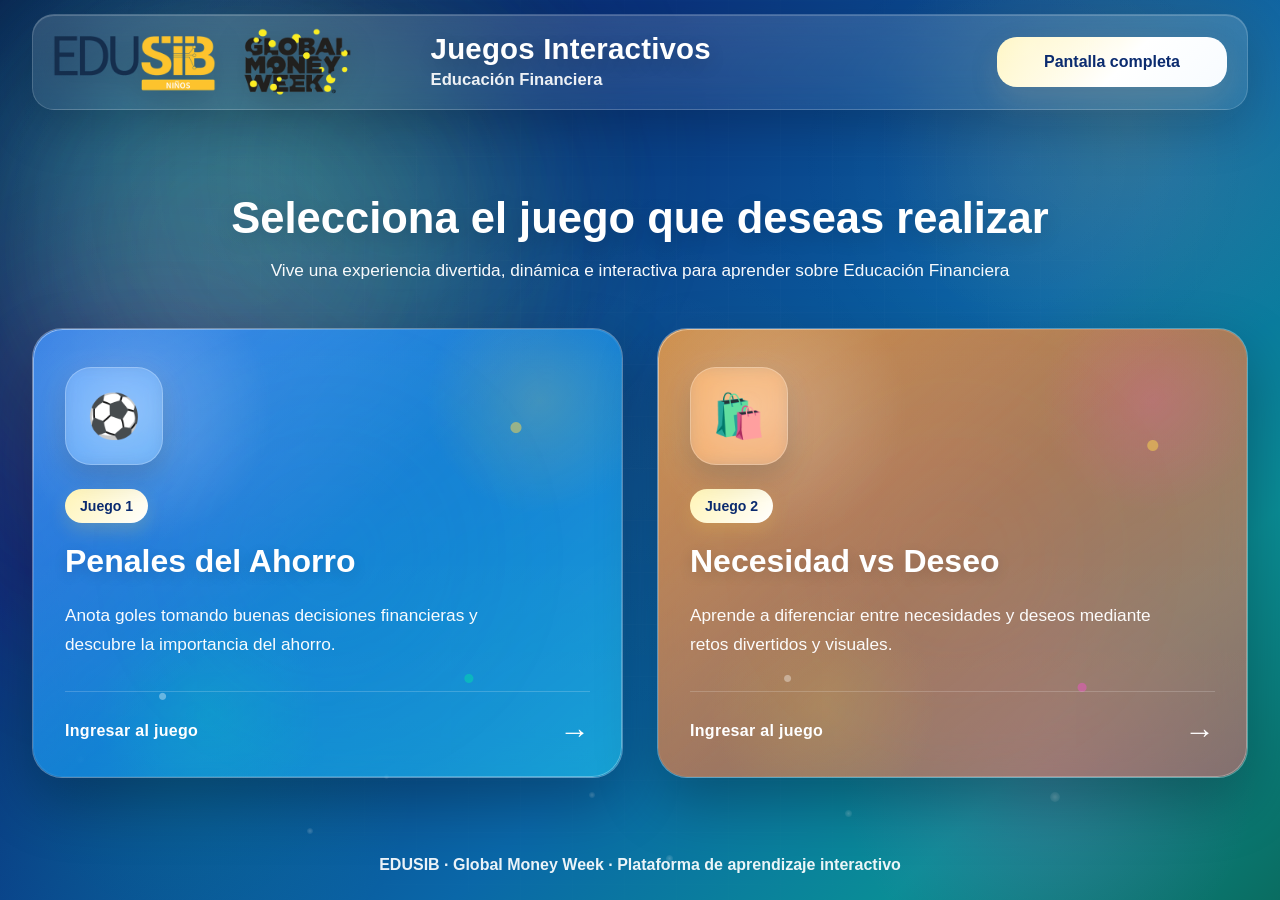
<file: index.html>
<!DOCTYPE html>
<html lang="es">
<head>
  <meta charset="UTF-8" />
  <meta name="viewport" content="width=device-width, initial-scale=1.0" />
  <title>Juegos Interactivos EDUSIB</title>
  <link rel="stylesheet" href="style.css" />
</head>
<body>

  <div class="bg-base"></div>
  <div class="bg-overlay"></div>
  <div class="bg-noise"></div>

  <div class="bg-glow glow-1"></div>
  <div class="bg-glow glow-2"></div>
  <div class="bg-glow glow-3"></div>
  <div class="bg-glow glow-4"></div>

  <div class="floating-particles" aria-hidden="true">
    <span class="particle p1"></span>
    <span class="particle p2"></span>
    <span class="particle p3"></span>
    <span class="particle p4"></span>
    <span class="particle p5"></span>
    <span class="particle p6"></span>
    <span class="particle p7"></span>
    <span class="particle p8"></span>
    <span class="particle p9"></span>
    <span class="particle p10"></span>
    <span class="particle p11"></span>
    <span class="particle p12"></span>
  </div>

  <header class="topbar reveal reveal-down">

    <div class="brand brand-with-logos">
      <img src="assets/edusib.png" alt="Logo EDUSIB" class="header-logo" />
      <img src="assets/global.png" alt="Logo Global Money Week" class="header-logo" />

      <div class="brand-text">
        <h1>Juegos Interactivos</h1>
        <p>Educación Financiera</p>
      </div>
    </div>

    <div class="topbar-right">

      <button id="fullscreenBtn" class="fullscreen-btn pulse-ring" type="button">
        <span class="btn-glow"></span>
        <span class="btn-text">Pantalla completa</span>
      </button>

    </div>

  </header>

  <main class="main-content">

    <section class="hero">

      <h2 class="reveal reveal-up delay-2">
        Selecciona el juego que deseas realizar
      </h2>

      <p class="reveal reveal-up delay-3">
        Vive una experiencia divertida, dinámica e interactiva para aprender
        sobre Educación Financiera
      </p>

    </section>

    <section class="games-grid">

      <a href="penales-del-ahorro/index.html" class="game-card game-card-penales reveal reveal-up delay-4">

        <div class="card-ambient-glow"></div>
        <div class="card-border-light"></div>
        <div class="card-shine"></div>
        <div class="card-scan"></div>
        <div class="card-confetti confetti-1"></div>

        <div class="card-content">

          <div class="game-icon-wrap">
            <div class="game-icon">⚽</div>
          </div>

          <div class="game-label">Juego 1</div>

          <h3>Penales del Ahorro</h3>

          <p>
            Anota goles tomando buenas decisiones financieras y descubre la
            importancia del ahorro.
          </p>

          <div class="card-footer">
            <span class="play-text">Ingresar al juego</span>
            <span class="arrow">→</span>
          </div>

        </div>

      </a>

      <a href="necesidad-vs-deseo/index.html" class="game-card game-card-deseo reveal reveal-up delay-5">

        <div class="card-ambient-glow"></div>
        <div class="card-border-light"></div>
        <div class="card-shine"></div>
        <div class="card-scan"></div>
        <div class="card-confetti confetti-2"></div>

        <div class="card-content">

          <div class="game-icon-wrap">
            <div class="game-icon">🛍️</div>
          </div>

          <div class="game-label">Juego 2</div>

          <h3>Necesidad vs Deseo</h3>

          <p>
            Aprende a diferenciar entre necesidades y deseos mediante retos
            divertidos y visuales.
          </p>

          <div class="card-footer">
            <span class="play-text">Ingresar al juego</span>
            <span class="arrow">→</span>
          </div>

        </div>

      </a>

    </section>

    <div id="attractHint" class="attract-hint" aria-hidden="true">
      <span class="attract-dot"></span>
      Toca un juego para comenzar
    </div>

  </main>

  <footer class="footer reveal reveal-up delay-5">
    <p>EDUSIB · Global Money Week · Plataforma de aprendizaje interactivo</p>
  </footer>

  <script src="script.js"></script>

</body>
</html>
</file>
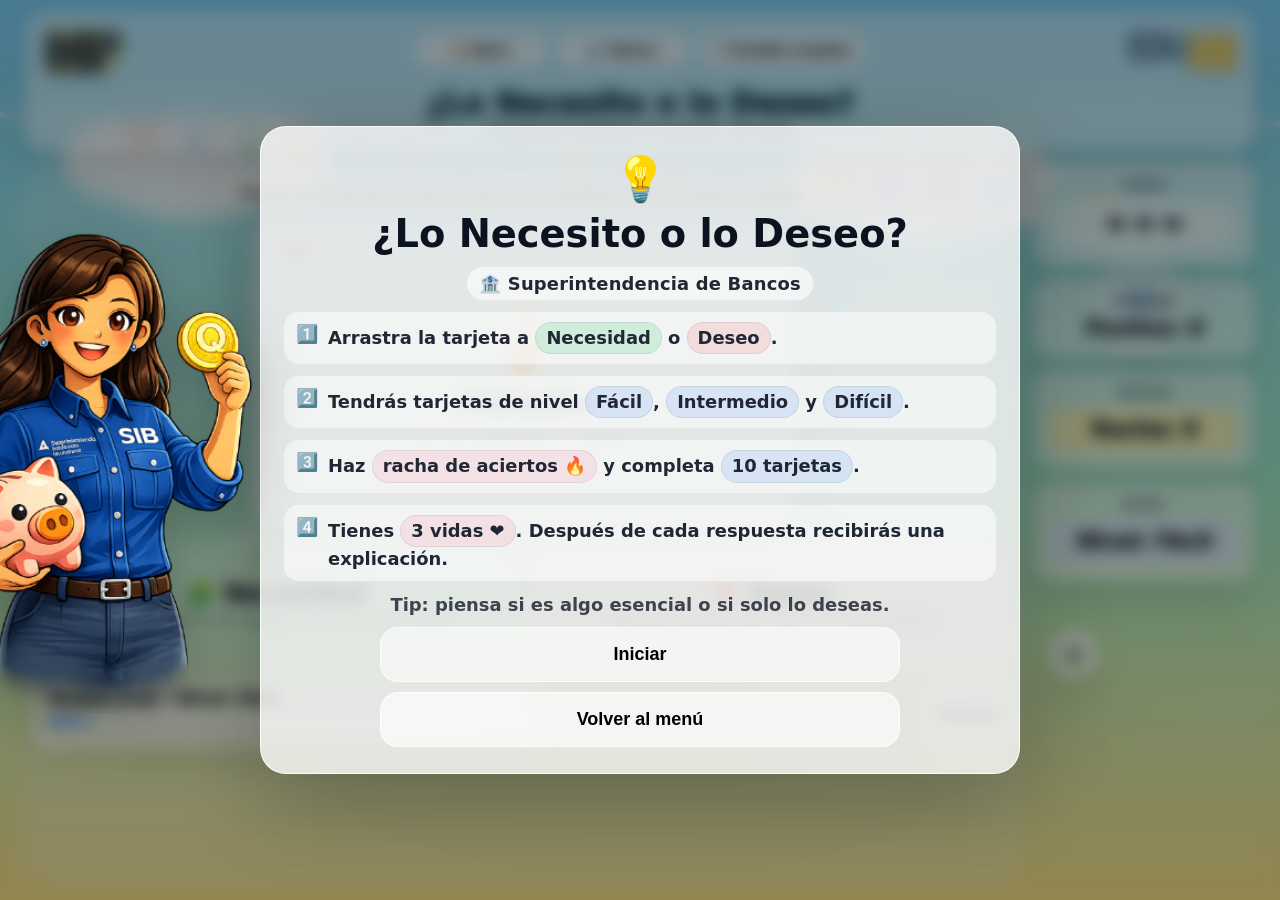
<file: necesidad-vs-deseo/index.html>
<!doctype html>
<html lang="es">
<head>
  <meta charset="utf-8" />
  <meta name="viewport" content="width=device-width, initial-scale=1, viewport-fit=cover" />
  <title>Necesidad vs Deseo</title>

  <link rel="stylesheet" href="styles.css" />
  <script src="app.js" defer></script>
</head>

<body>
  <div class="bg-fair" aria-hidden="true">
    <svg class="sky" viewBox="0 0 1200 700" preserveAspectRatio="none">
      <defs>
        <linearGradient id="skyGrad" x1="0" x2="0" y1="0" y2="1">
          <stop offset="0" stop-color="#7DD3FC"/>
          <stop offset="0.55" stop-color="#A7F3D0"/>
          <stop offset="1" stop-color="#FDE68A"/>
        </linearGradient>
      </defs>
      <rect width="1200" height="700" fill="url(#skyGrad)"/>
      <g class="cloud c1" opacity="0.85">
        <ellipse cx="180" cy="130" rx="90" ry="40" fill="#fff"/>
        <ellipse cx="240" cy="125" rx="70" ry="35" fill="#fff"/>
        <ellipse cx="120" cy="125" rx="60" ry="32" fill="#fff"/>
      </g>
      <g class="cloud c2" opacity="0.8">
        <ellipse cx="860" cy="150" rx="95" ry="42" fill="#fff"/>
        <ellipse cx="925" cy="145" rx="70" ry="35" fill="#fff"/>
        <ellipse cx="790" cy="145" rx="60" ry="32" fill="#fff"/>
      </g>
    </svg>

    <svg class="flags" viewBox="0 0 1200 220" preserveAspectRatio="none">
      <path d="M0,70 C260,110 420,20 650,75 C880,130 980,40 1200,80"
            fill="none" stroke="rgba(255,255,255,0.85)" stroke-width="6" stroke-linecap="round"/>
      <g class="flag-row">
        <path d="M120,78 l28,0 l-14,32 z" fill="#FB7185"/>
        <path d="M170,82 l28,0 l-14,32 z" fill="#60A5FA"/>
        <path d="M220,86 l28,0 l-14,32 z" fill="#34D399"/>
        <path d="M270,90 l28,0 l-14,32 z" fill="#FBBF24"/>
        <path d="M320,94 l28,0 l-14,32 z" fill="#A78BFA"/>
        <path d="M370,98 l28,0 l-14,32 z" fill="#FB7185"/>
        <path d="M420,102 l28,0 l-14,32 z" fill="#60A5FA"/>
        <path d="M470,106 l28,0 l-14,32 z" fill="#34D399"/>
        <path d="M520,110 l28,0 l-14,32 z" fill="#FBBF24"/>
        <path d="M570,114 l28,0 l-14,32 z" fill="#A78BFA"/>
        <path d="M620,118 l28,0 l-14,32 z" fill="#FB7185"/>
        <path d="M670,122 l28,0 l-14,32 z" fill="#60A5FA"/>
        <path d="M720,126 l28,0 l-14,32 z" fill="#34D399"/>
        <path d="M770,130 l28,0 l-14,32 z" fill="#FBBF24"/>
        <path d="M820,134 l28,0 l-14,32 z" fill="#A78BFA"/>
        <path d="M870,138 l28,0 l-14,32 z" fill="#FB7185"/>
        <path d="M920,142 l28,0 l-14,32 z" fill="#60A5FA"/>
        <path d="M970,146 l28,0 l-14,32 z" fill="#34D399"/>
        <path d="M1020,150 l28,0 l-14,32 z" fill="#FBBF24"/>
      </g>
    </svg>

    <div class="balloon b1"><span>💛</span></div>
    <div class="balloon b2"><span>💙</span></div>
    <div class="balloon b3"><span>💚</span></div>

    <div class="coin k1">Q</div>
    <div class="coin k2">$</div>
    <div class="coin k3">Q</div>

    <div class="ground"></div>
  </div>

  <div class="game-shell">
    <header class="top-header">
      <div class="control-bar">
        <div class="brand-left">
          <img src="assets/Global.png" alt="Global Money Week" class="logo logo-gmw">
        </div>

        <div class="control-buttons">
          <button id="menuBtn" class="pill action-btn" type="button">🏠 Menú</button>
          <button id="muteBtn" class="pill action-btn" type="button">🔊 Música</button>
          <button id="fullscreenBtn" class="pill action-btn" type="button">⛶ Pantalla completa</button>
        </div>

        <div class="brand-right">
          <img src="assets/edusib.png" class="logo logo-edusib" alt="EDUSIB">
        </div>
      </div>

      <div class="title-block">
        <div class="title-main">¿Lo Necesito o lo Deseo?</div>
        <div class="title-sub">Arrastra la tarjeta a la opción correcta</div>
      </div>
    </header>

    <main class="play-layout">
      <section class="play-main">
        <div class="stage">
          <div class="hint">
            Piensa si el artículo es esencial para vivir, estudiar, cuidar la salud o trabajar.
          </div>

          <div class="card" id="card" aria-label="Tarjeta">
            <div class="difficulty-chip" id="difficultyChip">Fácil</div>
            <div class="emoji" id="emoji">🍦</div>
            <div class="title" id="title">Helado</div>
            <div class="subtitle" id="subtitle">¿Es una necesidad o un deseo?</div>
          </div>

          <div class="zones">
            <div class="zone" id="need" data-choice="need">
              <strong>Necesidad</strong>
              <span>Algo esencial para vivir, estudiar, trabajar o cuidar la salud.</span>
            </div>

            <div class="zone" id="want" data-choice="want">
              <strong>Deseo</strong>
              <span>Algo que te gustaría tener, pero no es indispensable.</span>
            </div>
          </div>

          <div class="bottom-panel">
            <div class="progress-bottom" aria-label="Progreso de la ronda">
              <div class="progress-text" id="roundText">Tarjeta 1/10 • Nivel: Fácil</div>
              <div class="progress-bar">
                <div class="progress-fill" id="progressFill"></div>
              </div>
            </div>

            <div class="bar">
              <div class="msg" id="msg"></div>

              <div class="bar-actions">
                <button id="resetBtn" type="button">Reiniciar</button>
              </div>
            </div>
          </div>
        </div>
      </section>

      <aside class="game-status-panel">
        <div class="status-card status-lives">
          <div class="status-label">Vidas</div>
          <div class="lives" id="lives" aria-label="Vidas">
            <span class="heart on" aria-hidden="true">❤️</span>
            <span class="heart on" aria-hidden="true">❤️</span>
            <span class="heart on" aria-hidden="true">❤️</span>
          </div>
        </div>

        <div class="status-card">
          <div class="status-label">Puntaje</div>
          <div class="status-value" id="scorePill">Puntos: 0</div>
        </div>

        <div class="status-card streak-card">
          <div class="status-label">Racha</div>
          <div class="status-value" id="streakPill">Racha: 0</div>
        </div>

        <div class="status-card level-card">
          <div class="status-label">Nivel</div>
          <div class="status-value" id="levelPill">Nivel: Fácil</div>
        </div>
      </aside>
    </main>
  </div>

  <canvas id="confetti" aria-hidden="true"></canvas>

  <div class="overlay" id="winScreen" aria-hidden="true">
    <div class="win-card">
      <img
        src="assets/avatarnina.png"
        alt="Avatar guía"
        class="intro-avatar"
      />

      <div class="win-emoji">🎉</div>
      <div class="win-title">¡Felicidades!</div>
      <div class="win-subtitle">¡Misión completa!</div>
      <div class="win-score" id="winScore">Puntos: 0/10</div>

      <div class="overlay-actions">
        <button id="playAgainBtn" type="button">Jugar otra vez</button>
        <button id="menuBtnOverlay" type="button" class="secondary-btn">Volver al menú</button>
      </div>
    </div>
  </div>

  <audio id="bgMusic" loop preload="auto">
    <source src="assets/music.mp3" type="audio/mpeg">
  </audio>
</body>
</html>
</file>
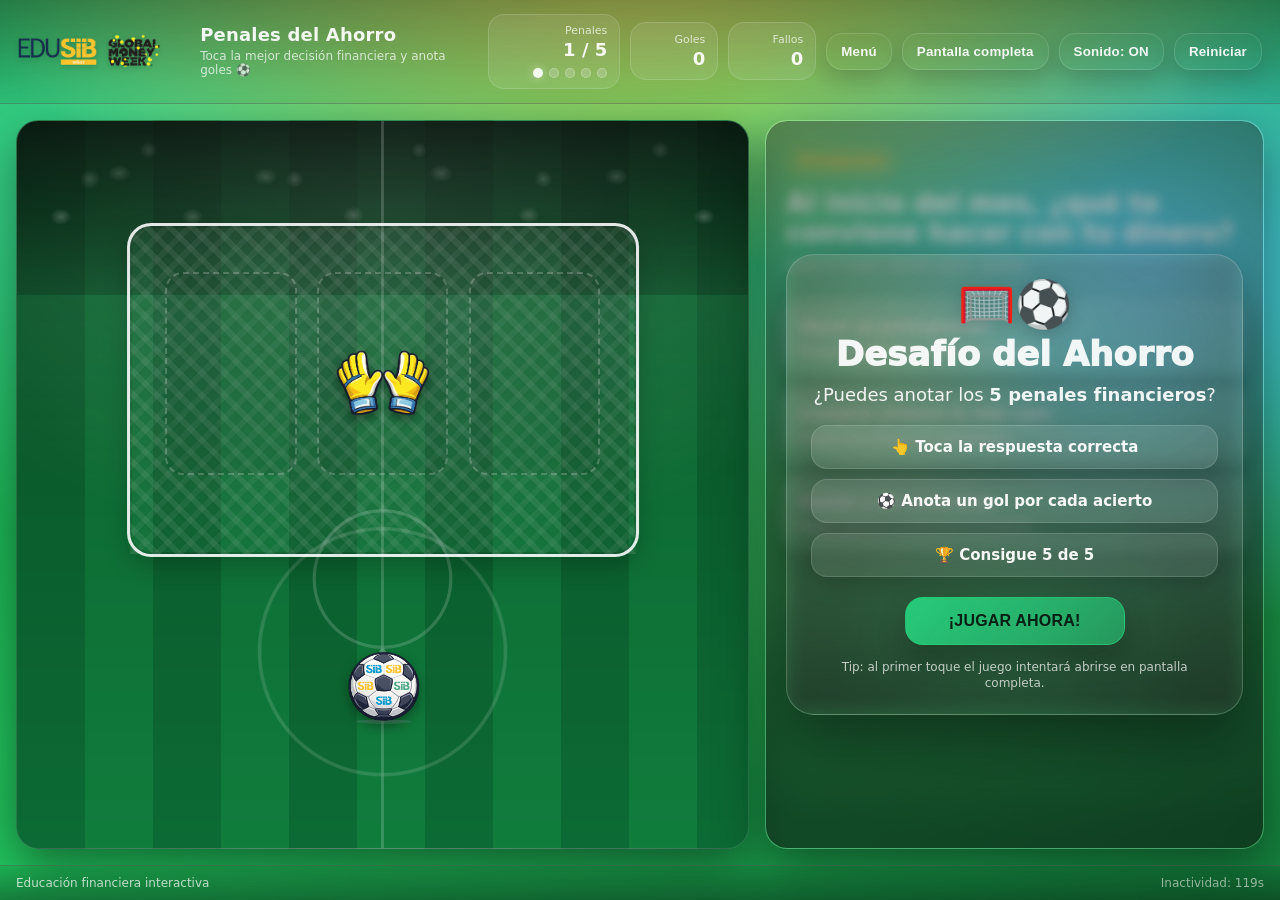
<file: penales-del-ahorro/index.html>
<!doctype html>
<html lang="es">
<head>
  <meta charset="utf-8" />
  <meta name="viewport" content="width=device-width,initial-scale=1,maximum-scale=1,user-scalable=no" />
  <title>Penales del Ahorro</title>
  <link rel="stylesheet" href="styles.css" />
</head>

<body>
  <div class="app" id="app">
    <header class="topbar">
      <div class="brand">
        <div class="header-logos">
          <img src="assets/edusib.png" alt="EDUSIB" />
          <img src="assets/moneyweek.png" alt="Global Money Week" />
        </div>

        <div class="brandText">
          <div class="brandTitle">Penales del Ahorro</div>
          <div class="brandSub">Toca la mejor decisión financiera y anota goles ⚽</div>
        </div>
      </div>

      <div class="hud">
        <div class="hudItem hudShots">
          <div class="hudLabel">Penales</div>
          <div class="hudValue" id="hudShot">1 / 5</div>

          <div class="penaltyBar" id="penaltyBar">
            <div class="penaltyDot"></div>
            <div class="penaltyDot"></div>
            <div class="penaltyDot"></div>
            <div class="penaltyDot"></div>
            <div class="penaltyDot"></div>
          </div>
        </div>

        <div class="hudItem">
          <div class="hudLabel">Goles</div>
          <div class="hudValue" id="hudGoals">0</div>
        </div>

        <div class="hudItem">
          <div class="hudLabel">Fallos</div>
          <div class="hudValue" id="hudMiss">0</div>
        </div>

        <button class="btn ghost" id="btnMenu" type="button">Menú</button>
        <button class="btn ghost" id="btnFullscreen" type="button">Pantalla completa</button>
        <button class="btn ghost" id="btnAudio" type="button">Sonido: ON</button>
        <button class="btn ghost" id="btnRestart" type="button">Reiniciar</button>
      </div>
    </header>

    <main class="stage">
      <div class="stadiumGlow"></div>

      <section class="field">
        <div class="goal" id="goal">
          <div class="net"></div>

          <img src="assets/guantes.png" class="keeper" id="keeper" alt="" />

          <div class="target left" data-target="left"></div>
          <div class="target center" data-target="center"></div>
          <div class="target right" data-target="right"></div>
        </div>

        <img src="assets/balon.png" class="ball" id="ball" alt="" />

        <div class="crowd" id="crowd">
          <div class="wave"></div>
        </div>
      </section>

      <section class="panel" id="panel">
        <div class="questionWrap">
          <div class="badge" id="topicBadge">Ahorro</div>

          <h1 class="question" id="questionText">Cargando…</h1>

          <p class="hint" id="hintText">
            Elige la mejor opción para “anotar”.
          </p>
        </div>

        <div class="choices" id="choices"></div>

        <div class="feedback" id="feedback">
          <div class="feedbackTitle" id="feedbackTitle"></div>
          <div class="feedbackBody" id="feedbackBody"></div>

          <div class="feedbackActions">
            <button class="btn" id="btnNext" type="button">Siguiente penal</button>
            <button class="btn ghost" id="btnMenuFeedback" type="button">Volver al menú</button>
          </div>
        </div>

        <div class="startOverlay" id="startOverlay">
          <div class="startCard startCardGame">
            <div class="startHeroIcon">🥅⚽</div>

            <div class="startTitle">Desafío del Ahorro</div>

            <div class="startSubtitle">
              ¿Puedes anotar los <b>5 penales financieros</b>?
            </div>

            <div class="startSteps">
              <div class="startStep">👆 Toca la respuesta correcta</div>
              <div class="startStep">⚽ Anota un gol por cada acierto</div>
              <div class="startStep">🏆 Consigue 5 de 5</div>
            </div>

            <button class="btn primary big startPlayBtn" id="btnStart" type="button">
              ¡JUGAR AHORA!
            </button>

            <div class="startBottomNote">
              Tip: al primer toque el juego intentará abrirse en pantalla completa.
            </div>
          </div>
        </div>

        <div class="endOverlay hidden" id="endOverlay">
          <div class="endCard" id="endCard">
            <div class="endIcon" id="endIcon">🏁</div>
            <div class="endTitle" id="endTitle">¡Final!</div>
            <div class="endScore" id="endScore">0 / 5</div>
            <div class="endLevel" id="endLevel">—</div>
            <div class="endMessage" id="endMessage"></div>
            <div class="endTips" id="endTips"></div>

            <div class="endActions">
              <button class="btn primary big" id="btnPlayAgain" type="button">Jugar de nuevo</button>
              <button class="btn ghost big" id="btnMenuEnd" type="button">Volver al menú</button>
            </div>
          </div>
        </div>
      </section>
    </main>

    <div class="stadiumOverlay" id="stadiumOverlay">
      <div class="stadiumText goal" id="stadiumText">GOOOL</div>
    </div>

    <canvas id="confettiCanvas"></canvas>

    <footer class="footer">
      <div class="footerText">Educación financiera interactiva</div>
      <div class="footerTiny" id="idleInfo"></div>
    </footer>
  </div>

  <audio id="stadiumAudio" src="assets/estadio.mp3" preload="auto"></audio>
  <script src="app.js"></script>
</body>
</html>
</file>
<file: style.css>
:root {
  --text-main: #ffffff;
  --text-soft: #eef6ff;
  --text-muted: rgba(255, 255, 255, 0.85);

  --card-bg: rgba(255, 255, 255, 0.14);
  --card-bg-strong: rgba(255, 255, 255, 0.18);
  --card-border: rgba(255, 255, 255, 0.22);
  --card-border-strong: rgba(255, 255, 255, 0.35);

  --shadow-main: 0 24px 60px rgba(0, 0, 0, 0.28);
  --shadow-card-hover: 0 34px 80px rgba(0, 0, 0, 0.34);
  --shadow-soft: 0 12px 34px rgba(0, 0, 0, 0.18);

  --radius-xl: 30px;
  --radius-lg: 24px;
  --radius-md: 18px;

  --transition-fast: 0.25s ease;
  --transition-mid: 0.4s ease;
  --transition-slow: 0.6s ease;

  --blue-glow: rgba(0, 212, 255, 0.45);
  --green-glow: rgba(0, 229, 168, 0.32);
  --gold-glow: rgba(255, 216, 77, 0.38);
  --pink-glow: rgba(255, 79, 216, 0.28);
  --orange-glow: rgba(255, 136, 0, 0.34);
}

* {
  margin: 0;
  padding: 0;
  box-sizing: border-box;
  -webkit-tap-highlight-color: transparent;
}

html,
body {
  width: 100%;
  min-height: 100%;
  font-family: "Segoe UI", Tahoma, Geneva, Verdana, sans-serif;
  color: var(--text-main);
  overflow-x: hidden;
}

body {
  position: relative;
  display: flex;
  flex-direction: column;
  min-height: 100vh;
  background:
    radial-gradient(circle at 10% 12%, rgba(0, 194, 255, 0.18), transparent 18%),
    radial-gradient(circle at 88% 14%, rgba(255, 216, 77, 0.14), transparent 18%),
    radial-gradient(circle at 82% 86%, rgba(255, 79, 216, 0.14), transparent 16%),
    radial-gradient(circle at 14% 84%, rgba(0, 229, 168, 0.14), transparent 18%),
    linear-gradient(135deg, #071a46 0%, #0a2e78 28%, #0a67a8 62%, #0a8d96 82%, #0a6d61 100%);
}

.bg-base,
.bg-overlay,
.bg-noise,
.bg-glow,
.floating-particles {
  position: fixed;
  inset: 0;
  pointer-events: none;
}

.bg-base {
  z-index: 0;
  background:
    radial-gradient(circle at 20% 20%, rgba(255, 255, 255, 0.05), transparent 20%),
    radial-gradient(circle at 80% 18%, rgba(255, 255, 255, 0.04), transparent 18%),
    radial-gradient(circle at 50% 50%, rgba(255, 255, 255, 0.025), transparent 35%);
  animation: bgBreath 10s ease-in-out infinite;
}

.bg-overlay {
  z-index: 0;
  background:
    linear-gradient(rgba(255, 255, 255, 0.035) 1px, transparent 1px),
    linear-gradient(90deg, rgba(255, 255, 255, 0.03) 1px, transparent 1px);
  background-size: 52px 52px;
  opacity: 0.38;
  mask-image: radial-gradient(circle at center, black 45%, transparent 95%);
}

.bg-noise {
  z-index: 0;
  opacity: 0.09;
  background-image: radial-gradient(rgba(255, 255, 255, 0.45) 0.6px, transparent 0.7px);
  background-size: 14px 14px;
}

.bg-glow {
  border-radius: 50%;
  filter: blur(95px);
  z-index: 0;
  opacity: 0.78;
  will-change: transform;
}

.glow-1 {
  width: 430px;
  height: 430px;
  top: 3%;
  left: 0%;
  background: rgba(0, 194, 255, 0.28);
  animation: drift1 16s ease-in-out infinite;
}

.glow-2 {
  width: 500px;
  height: 500px;
  bottom: -4%;
  right: -2%;
  background: rgba(255, 216, 77, 0.24);
  animation: drift2 18s ease-in-out infinite;
}

.glow-3 {
  width: 320px;
  height: 320px;
  top: 34%;
  right: 20%;
  background: rgba(255, 79, 216, 0.18);
  animation: drift3 14s ease-in-out infinite;
}

.glow-4 {
  width: 340px;
  height: 340px;
  bottom: 18%;
  left: 18%;
  background: rgba(0, 229, 168, 0.16);
  animation: drift4 20s ease-in-out infinite;
}

.floating-particles {
  z-index: 1;
  overflow: hidden;
}

.particle {
  position: absolute;
  display: block;
  width: 10px;
  height: 10px;
  border-radius: 50%;
  background: radial-gradient(circle, rgba(255, 255, 255, 0.95), rgba(255, 255, 255, 0));
  opacity: 0.25;
  animation: floatParticle 16s linear infinite;
}

.p1  { left: 6%;  top: 84%; width: 7px;  height: 7px;  animation-duration: 15s; animation-delay: 0s; }
.p2  { left: 15%; top: 72%; width: 10px; height: 10px; animation-duration: 18s; animation-delay: 2s; }
.p3  { left: 24%; top: 92%; width: 6px;  height: 6px;  animation-duration: 14s; animation-delay: 1s; }
.p4  { left: 36%; top: 80%; width: 9px;  height: 9px;  animation-duration: 20s; animation-delay: 4s; }
.p5  { left: 46%; top: 88%; width: 6px;  height: 6px;  animation-duration: 16s; animation-delay: 6s; }
.p6  { left: 57%; top: 78%; width: 12px; height: 12px; animation-duration: 21s; animation-delay: 3s; }
.p7  { left: 66%; top: 90%; width: 7px;  height: 7px;  animation-duration: 17s; animation-delay: 7s; }
.p8  { left: 74%; top: 82%; width: 8px;  height: 8px;  animation-duration: 15s; animation-delay: 5s; }
.p9  { left: 82%; top: 88%; width: 10px; height: 10px; animation-duration: 19s; animation-delay: 1.5s; }
.p10 { left: 90%; top: 76%; width: 6px;  height: 6px;  animation-duration: 14s; animation-delay: 8s; }
.p11 { left: 52%; top: 95%; width: 7px;  height: 7px;  animation-duration: 22s; animation-delay: 9s; }
.p12 { left: 30%; top: 86%; width: 5px;  height: 5px;  animation-duration: 13s; animation-delay: 10s; }

.topbar,
.main-content,
.footer {
  position: relative;
  z-index: 2;
}

.topbar {
  width: min(95%, 1800px);
  margin: 14px auto 0;
  padding: 12px 20px;
  border-radius: 22px;
  display: flex;
  justify-content: space-between;
  align-items: center;
  background: linear-gradient(180deg, rgba(255,255,255,0.14), rgba(255,255,255,0.08));
  border: 1px solid rgba(255,255,255,0.16);
  box-shadow:
    0 18px 50px rgba(0, 0, 0, 0.18),
    inset 0 1px 0 rgba(255,255,255,0.18);
  backdrop-filter: blur(16px);
  -webkit-backdrop-filter: blur(16px);
}

.brand-with-logos {
  display: flex;
  align-items: center;
  gap: 26px;
}

.header-logo {
  height: 70px;
  width: auto;
  object-fit: contain;
  filter: drop-shadow(0 8px 16px rgba(0, 0, 0, 0.22));
}

.brand-text h1 {
  font-size: clamp(1.7rem, 2.3vw, 2.5rem);
  font-weight: 900;
  line-height: 1.04;
  letter-spacing: 0.2px;
  text-shadow: 0 6px 18px rgba(0, 0, 0, 0.18);
}

.brand-text p {
  margin-top: 6px;
  color: rgba(255, 255, 255, 0.92);
  font-size: 1.04rem;
  font-weight: 600;
}

.topbar-right {
  display: flex;
  align-items: center;
  gap: 18px;
}

.fullscreen-btn {
  position: relative;
  overflow: hidden;
  isolation: isolate;
  border: none;
  outline: none;
  cursor: pointer;
  min-width: 230px;
  padding: 16px 24px;
  border-radius: 20px;
  font-size: 1rem;
  font-weight: 900;
  color: #0b2b6f;
  background: linear-gradient(135deg, #fff3b0 0%, #ffffff 55%, #f7fbff 100%);
  box-shadow:
    0 14px 28px rgba(255, 255, 255, 0.14),
    0 10px 30px rgba(0, 0, 0, 0.14);
  transition:
    transform var(--transition-fast),
    box-shadow var(--transition-fast),
    opacity var(--transition-fast);
}

.fullscreen-btn .btn-glow {
  position: absolute;
  width: 180px;
  height: 180px;
  border-radius: 50%;
  background: radial-gradient(circle, rgba(255,255,255,0.75), rgba(255,255,255,0));
  top: -80px;
  left: -60px;
  opacity: 0.45;
  z-index: 0;
  pointer-events: none;
  animation: btnGlowMove 6s ease-in-out infinite;
}

.fullscreen-btn .btn-text {
  position: relative;
  z-index: 1;
}

.fullscreen-btn:hover {
  transform: translateY(-2px) scale(1.01);
  box-shadow:
    0 18px 36px rgba(255, 255, 255, 0.2),
    0 16px 36px rgba(0, 0, 0, 0.18);
}

.fullscreen-btn:active,
.fullscreen-btn.touch-active {
  transform: scale(0.985);
}

.pulse-ring::after {
  content: "";
  position: absolute;
  inset: -2px;
  border-radius: inherit;
  border: 2px solid rgba(255, 244, 181, 0.35);
  opacity: 0;
  z-index: 0;
}

.pulse-ring.is-pulsing::after {
  animation: pulseRing 2.4s ease-out infinite;
}

.main-content {
  width: min(95%, 1800px);
  margin: 26px auto 0;
  flex: 1;
  display: flex;
  flex-direction: column;
  justify-content: center;
}

.hero {
  text-align: center;
  margin-bottom: 44px;
}

.hero h2 {
  font-size: clamp(2.3rem, 3.4vw, 4rem);
  line-height: 1.05;
  font-weight: 900;
  margin-bottom: 14px;
  text-shadow: 0 6px 20px rgba(0, 0, 0, 0.16);
  max-width: 1100px;
  margin-left: auto;
  margin-right: auto;
}

.hero p {
  max-width: 980px;
  margin: 0 auto;
  color: rgba(255, 255, 255, 0.97);
  font-size: clamp(1.08rem, 1.3vw, 1.32rem);
  line-height: 1.65;
  font-weight: 500;
}

.games-grid {
  display: grid;
  grid-template-columns: repeat(2, minmax(320px, 1fr));
  gap: 34px;
}

.game-card {
  position: relative;
  min-height: 450px;
  border-radius: var(--radius-xl);
  overflow: hidden;
  text-decoration: none;
  color: var(--text-main);
  border: 1px solid var(--card-border);
  background: linear-gradient(180deg, rgba(255,255,255,0.16), rgba(255,255,255,0.10));
  backdrop-filter: blur(18px);
  -webkit-backdrop-filter: blur(18px);
  box-shadow:
    var(--shadow-main),
    inset 0 1px 0 rgba(255,255,255,0.16);
  transition:
    transform var(--transition-mid),
    border-color var(--transition-fast),
    box-shadow var(--transition-fast),
    filter var(--transition-fast);
  isolation: isolate;
  will-change: transform;
}

.game-card::before {
  content: "";
  position: absolute;
  inset: 0;
  z-index: 0;
}

.game-card-penales::before {
  background:
    radial-gradient(circle at 18% 18%, rgba(255, 255, 255, 0.20), transparent 22%),
    radial-gradient(circle at 86% 16%, rgba(255, 216, 77, 0.18), transparent 18%),
    radial-gradient(circle at 30% 86%, rgba(0, 229, 168, 0.16), transparent 20%),
    linear-gradient(145deg, rgba(0, 110, 255, 0.74), rgba(0, 212, 255, 0.44));
}

.game-card-deseo::before {
  background:
    radial-gradient(circle at 20% 18%, rgba(255, 255, 255, 0.20), transparent 22%),
    radial-gradient(circle at 84% 16%, rgba(255, 79, 216, 0.18), transparent 18%),
    radial-gradient(circle at 28% 84%, rgba(255, 216, 77, 0.14), transparent 20%),
    linear-gradient(145deg, rgba(255, 132, 0, 0.72), rgba(255, 76, 76, 0.42));
}

.card-ambient-glow {
  position: absolute;
  top: 50%;
  left: 50%;
  width: 420px;
  height: 420px;
  border-radius: 50%;
  transform: translate(-50%, -50%) scale(0.9);
  filter: blur(85px);
  opacity: 0.18;
  z-index: 0;
  pointer-events: none;
  transition:
    opacity 0.45s ease,
    transform 0.45s ease,
    filter 0.45s ease;
  animation: cardGlowFloat 8s ease-in-out infinite;
}

.game-card-penales .card-ambient-glow {
  background: radial-gradient(
    circle,
    rgba(0, 212, 255, 0.42) 0%,
    rgba(0, 229, 168, 0.22) 38%,
    rgba(0, 212, 255, 0) 72%
  );
}

.game-card-deseo .card-ambient-glow {
  background: radial-gradient(
    circle,
    rgba(255, 136, 0, 0.42) 0%,
    rgba(255, 79, 216, 0.18) 40%,
    rgba(255, 136, 0, 0) 72%
  );
}

.card-border-light {
  position: absolute;
  inset: 0;
  z-index: 1;
  pointer-events: none;
  border-radius: inherit;
  padding: 1px;
  background: linear-gradient(
    140deg,
    rgba(255,255,255,0.55),
    rgba(255,255,255,0.12) 35%,
    rgba(255,255,255,0.08) 55%,
    rgba(255,255,255,0.40)
  );
  -webkit-mask:
    linear-gradient(#000 0 0) content-box,
    linear-gradient(#000 0 0);
  -webkit-mask-composite: xor;
          mask-composite: exclude;
  opacity: 0.8;
}

.card-shine {
  position: absolute;
  inset: -130%;
  background: linear-gradient(
    120deg,
    transparent 34%,
    rgba(255, 255, 255, 0.20) 50%,
    transparent 66%
  );
  transform: translateX(-30%) rotate(18deg);
  z-index: 1;
  transition: transform 0.9s ease;
}

.game-card:hover .card-shine,
.game-card.attract .card-shine {
  transform: translateX(45%) rotate(18deg);
}

.card-scan {
  position: absolute;
  inset: 0;
  z-index: 1;
  pointer-events: none;
  background: linear-gradient(
    180deg,
    transparent 0%,
    rgba(255,255,255,0.045) 48%,
    transparent 100%
  );
  background-size: 100% 220%;
  mix-blend-mode: screen;
  opacity: 0.38;
  animation: scanMove 7s linear infinite;
}

.card-confetti {
  position: absolute;
  inset: 0;
  z-index: 1;
  pointer-events: none;
  opacity: 0.52;
}

.confetti-1 {
  background-image:
    radial-gradient(circle at 12% 20%, rgba(255, 255, 255, 0.9) 0 4px, transparent 5px),
    radial-gradient(circle at 82% 22%, rgba(255, 216, 77, 0.95) 0 5px, transparent 6px),
    radial-gradient(circle at 74% 78%, rgba(0, 229, 168, 0.85) 0 4px, transparent 5px),
    radial-gradient(circle at 22% 82%, rgba(255, 255, 255, 0.7) 0 3px, transparent 4px);
}

.confetti-2 {
  background-image:
    radial-gradient(circle at 15% 18%, rgba(255, 255, 255, 0.85) 0 4px, transparent 5px),
    radial-gradient(circle at 84% 26%, rgba(255, 216, 77, 0.95) 0 5px, transparent 6px),
    radial-gradient(circle at 72% 80%, rgba(255, 79, 216, 0.8) 0 4px, transparent 5px),
    radial-gradient(circle at 22% 78%, rgba(255, 255, 255, 0.7) 0 3px, transparent 4px);
}

.card-content {
  position: relative;
  z-index: 2;
  height: 100%;
  padding: 38px 32px 28px;
  display: flex;
  flex-direction: column;
  justify-content: space-between;
}

.game-icon-wrap {
  position: relative;
  width: fit-content;
  margin-bottom: 18px;
}

.game-icon-wrap::before {
  content: "";
  position: absolute;
  inset: -10px;
  border-radius: 28px;
  background: radial-gradient(circle, rgba(255,255,255,0.18), rgba(255,255,255,0));
  filter: blur(10px);
  opacity: 0.85;
}

.game-icon {
  position: relative;
  width: 98px;
  height: 98px;
  border-radius: 26px;
  display: grid;
  place-items: center;
  font-size: 2.7rem;
  background: rgba(255, 255, 255, 0.16);
  border: 1px solid rgba(255, 255, 255, 0.24);
  backdrop-filter: blur(8px);
  -webkit-backdrop-filter: blur(8px);
  box-shadow: 0 12px 28px rgba(0, 0, 0, 0.16);
  animation: iconFloat 4.2s ease-in-out infinite;
}

.game-card-deseo .game-icon {
  animation-delay: 0.6s;
}

.game-label {
  display: inline-block;
  width: fit-content;
  padding: 9px 15px;
  border-radius: 999px;
  margin-bottom: 16px;
  font-size: 0.88rem;
  font-weight: 900;
  color: #0b2b6f;
  background: linear-gradient(135deg, #fff4b5, #ffffff);
  box-shadow: 0 8px 18px rgba(255, 216, 77, 0.18);
}

.game-card h3 {
  font-size: clamp(2rem, 2.2vw, 2.85rem);
  line-height: 1.08;
  margin-bottom: 16px;
  font-weight: 900;
  text-shadow: 0 4px 14px rgba(0, 0, 0, 0.14);
}

.game-card p {
  color: rgba(255, 255, 255, 0.97);
  font-size: 1.08rem;
  line-height: 1.7;
  max-width: 92%;
  font-weight: 500;
}

.card-footer {
  margin-top: 26px;
  display: flex;
  align-items: center;
  justify-content: space-between;
  padding-top: 22px;
  border-top: 1px solid rgba(255, 255, 255, 0.18);
}

.play-text {
  font-size: 1rem;
  font-weight: 900;
  letter-spacing: 0.3px;
}

.arrow {
  font-size: 1.9rem;
  font-weight: 800;
  transition: transform var(--transition-fast), opacity var(--transition-fast);
}

.game-card:hover,
.game-card.touch-active,
.game-card.attract {
  transform: translateY(-10px) scale(1.015);
  border-color: var(--card-border-strong);
  box-shadow: var(--shadow-card-hover);
  filter: saturate(1.04);
}

.game-card:hover .arrow,
.game-card.touch-active .arrow,
.game-card.attract .arrow {
  transform: translateX(6px);
}

.game-card:hover .card-ambient-glow,
.game-card.touch-active .card-ambient-glow {
  opacity: 0.34;
  transform: translate(-50%, -50%) scale(1);
}

.game-card:active {
  transform: scale(0.992);
}

body.attract-mode .game-card .card-ambient-glow {
  opacity: 0.28;
  transform: translate(-50%, -50%) scale(1.02);
  animation:
    cardGlowFloat 8s ease-in-out infinite,
    attractHaloSoft 3.6s ease-in-out infinite;
}

body.attract-mode .game-card.attract .card-ambient-glow {
  opacity: 0.52;
  transform: translate(-50%, -50%) scale(1.12);
  filter: blur(95px);
  animation:
    cardGlowFloat 6s ease-in-out infinite,
    attractHaloStrong 2.2s ease-in-out infinite;
}

.footer {
  width: min(95%, 1800px);
  margin: 18px auto 26px;
  text-align: center;
  color: rgba(255, 255, 255, 0.92);
  font-size: 1rem;
  font-weight: 600;
}

.attract-hint {
  position: fixed;
  left: 50%;
  bottom: 30px;
  transform: translateX(-50%) translateY(20px);
  z-index: 5;
  display: inline-flex;
  align-items: center;
  gap: 10px;
  padding: 14px 20px;
  border-radius: 999px;
  color: #ffffff;
  font-weight: 800;
  font-size: 1rem;
  letter-spacing: 0.2px;
  background: rgba(9, 34, 90, 0.6);
  border: 1px solid rgba(255,255,255,0.18);
  box-shadow: 0 16px 32px rgba(0,0,0,0.22);
  backdrop-filter: blur(12px);
  -webkit-backdrop-filter: blur(12px);
  opacity: 0;
  pointer-events: none;
  transition: opacity 0.45s ease, transform 0.45s ease;
}

.attract-hint.visible {
  opacity: 1;
  transform: translateX(-50%) translateY(0);
}

.attract-dot {
  width: 11px;
  height: 11px;
  border-radius: 50%;
  background: linear-gradient(135deg, #fff4b5, #ffffff);
  box-shadow: 0 0 0 0 rgba(255,255,255,0.55);
  animation: dotPulse 1.9s ease-out infinite;
}

.reveal {
  opacity: 0;
  transform: translateY(24px);
  animation: revealUp 0.8s ease forwards;
}

.reveal-down {
  opacity: 0;
  transform: translateY(-24px);
  animation: revealDown 0.8s ease forwards;
}

.delay-1 { animation-delay: 0.08s; }
.delay-2 { animation-delay: 0.16s; }
.delay-3 { animation-delay: 0.24s; }
.delay-4 { animation-delay: 0.34s; }
.delay-5 { animation-delay: 0.44s; }

body.attract-mode .fullscreen-btn {
  box-shadow:
    0 18px 38px rgba(255,255,255,0.20),
    0 18px 40px rgba(0,0,0,0.20);
}

body.attract-mode .pulse-ring::after {
  animation: pulseRing 2.2s ease-out infinite;
}

@keyframes bgBreath {
  0%, 100% { transform: scale(1); opacity: 1; }
  50% { transform: scale(1.04); opacity: 0.92; }
}

@keyframes drift1 {
  0%, 100% { transform: translate(0, 0) scale(1); }
  50% { transform: translate(40px, 28px) scale(1.08); }
}

@keyframes drift2 {
  0%, 100% { transform: translate(0, 0) scale(1); }
  50% { transform: translate(-42px, -26px) scale(1.06); }
}

@keyframes drift3 {
  0%, 100% { transform: translate(0, 0) scale(1); }
  50% { transform: translate(18px, -18px) scale(1.08); }
}

@keyframes drift4 {
  0%, 100% { transform: translate(0, 0) scale(1); }
  50% { transform: translate(-24px, 22px) scale(1.05); }
}

@keyframes floatParticle {
  0% {
    transform: translateY(0) scale(1);
    opacity: 0;
  }
  10% { opacity: 0.24; }
  80% { opacity: 0.2; }
  100% {
    transform: translateY(-110vh) scale(1.7);
    opacity: 0;
  }
}

@keyframes btnGlowMove {
  0%, 100% { transform: translate(0, 0); opacity: 0.42; }
  50% { transform: translate(95px, 55px); opacity: 0.62; }
}

@keyframes pulseRing {
  0% {
    opacity: 0.65;
    transform: scale(1);
  }
  100% {
    opacity: 0;
    transform: scale(1.08);
  }
}

@keyframes revealUp {
  to {
    opacity: 1;
    transform: translateY(0);
  }
}

@keyframes revealDown {
  to {
    opacity: 1;
    transform: translateY(0);
  }
}

@keyframes scanMove {
  0% { background-position: 0 140%; }
  100% { background-position: 0 -40%; }
}

@keyframes iconFloat {
  0%, 100% { transform: translateY(0); }
  50% { transform: translateY(-7px); }
}

@keyframes cardGlowFloat {
  0%, 100% { transform: translate(-50%, -50%) scale(1); }
  50% { transform: translate(-50%, -50%) scale(1.06); }
}

@keyframes attractHaloSoft {
  0%, 100% {
    opacity: 0.24;
    transform: translate(-50%, -50%) scale(1);
  }
  50% {
    opacity: 0.34;
    transform: translate(-50%, -50%) scale(1.05);
  }
}

@keyframes attractHaloStrong {
  0%, 100% {
    opacity: 0.42;
    transform: translate(-50%, -50%) scale(1.06);
  }
  50% {
    opacity: 0.62;
    transform: translate(-50%, -50%) scale(1.16);
  }
}

@keyframes dotPulse {
  0% { box-shadow: 0 0 0 0 rgba(255,255,255,0.5); }
  70% { box-shadow: 0 0 0 12px rgba(255,255,255,0); }
  100% { box-shadow: 0 0 0 0 rgba(255,255,255,0); }
}

@media (max-width: 1200px) {
  .topbar {
    flex-direction: column;
    align-items: stretch;
    gap: 16px;
  }

  .topbar-right {
    justify-content: space-between;
  }

  .games-grid {
    grid-template-columns: 1fr;
  }

  .game-card {
    min-height: 390px;
  }
}

@media (max-width: 760px) {
  .topbar,
  .main-content,
  .footer {
    width: min(94%, 1000px);
  }

  .topbar {
    padding: 18px;
  }

  .brand-with-logos {
    flex-direction: column;
    align-items: center;
    text-align: center;
    gap: 14px;
  }

  .header-logo {
    height: 66px;
  }

  .topbar-right {
    flex-direction: column;
    align-items: stretch;
  }

  .fullscreen-btn {
    width: 100%;
    min-width: 100%;
  }

  .hero {
    margin-bottom: 30px;
  }

  .hero h2 {
    font-size: clamp(2rem, 6vw, 3rem);
  }

  .card-content {
    padding: 24px 22px 22px;
  }

  .game-card p {
    max-width: 100%;
  }

  .attract-hint {
    bottom: 18px;
    width: calc(100% - 24px);
    text-align: center;
    justify-content: center;
  }
}
</file>
<file: necesidad-vs-deseo/styles.css>
:root{
  --good:#19c37d;
  --bad:#ff4d4f;
  --glass: rgba(255,255,255,0.48);
  --glass-strong: rgba(255,255,255,0.68);
  --shadow: 0 18px 50px rgba(0,0,0,0.14);
}

*{ box-sizing:border-box; }

html, body{
  height:100%;
  min-height:100%;
  overflow-x:hidden;
}

body{
  margin:0;
  font-family: system-ui, -apple-system, "Segoe UI", Roboto, Arial, sans-serif;
  min-height:100vh;
  color:#0b1220;
  user-select:none;
}

button{
  background: rgba(255,255,255,0.55);
  border: 1px solid rgba(255,255,255,0.8);
  padding: 9px 13px;
  border-radius: 14px;
  font-size: 14px;
  font-weight: 900;
  cursor: pointer;
  transition: transform .18s ease, box-shadow .18s ease, background .18s ease;
}
button:active{ transform: scale(.98); }
button:hover{ box-shadow: 0 10px 24px rgba(0,0,0,0.10); }

/* ===== Fondo feria ===== */
.bg-fair{
  position: fixed;
  inset: 0;
  z-index: -1;
  overflow: hidden;
  animation: bgFloat 18s ease-in-out infinite alternate;
}

.bg-fair .sky{
  position:absolute;
  inset:0;
  width:100%;
  height:100%;
}

.cloud.c1{ animation: cloudMove1 22s linear infinite; }
.cloud.c2{ animation: cloudMove2 28s linear infinite; }

@keyframes cloudMove1{
  from{ transform: translateX(-140px); }
  to{ transform: translateX(260px); }
}
@keyframes cloudMove2{
  from{ transform: translateX(180px); }
  to{ transform: translateX(-260px); }
}

.bg-fair .flags{
  position:absolute;
  top:48px;
  left:0;
  right:0;
  width:100%;
  height:210px;
  opacity:.55;
  filter: drop-shadow(0 8px 16px rgba(0,0,0,.12));
}

.flag-row{
  animation: flagsWiggle 2.6s ease-in-out infinite alternate;
  transform-origin: 50% 30%;
}

@keyframes flagsWiggle{
  from{ transform: rotate(-0.6deg); }
  to{ transform: rotate(0.6deg); }
}

.balloon{
  position:absolute;
  width:76px;
  height:102px;
  border-radius:999px;
  background: rgba(255,255,255,0.35);
  border: 2px solid rgba(255,255,255,0.55);
  backdrop-filter: blur(6px);
  box-shadow: 0 16px 40px rgba(0,0,0,.12);
}
.balloon span{
  position:absolute;
  inset:0;
  display:grid;
  place-items:center;
  font-size:30px;
  opacity:.9;
}
.balloon::after{
  content:"";
  position:absolute;
  left:50%;
  bottom:-30px;
  width:2px;
  height:34px;
  background: rgba(0,0,0,.14);
}
.b1{ left:6vw; top:34vh; animation: float1 6.5s ease-in-out infinite; }
.b2{ right:8vw; top:28vh; animation: float2 7.2s ease-in-out infinite; }
.b3{ left:18vw; top:58vh; width:62px; height:84px; animation: float3 5.9s ease-in-out infinite; }

@keyframes float1{ 0%{transform:translateY(0)} 50%{transform:translateY(-18px)} 100%{transform:translateY(0)} }
@keyframes float2{ 0%{transform:translateY(0)} 50%{transform:translateY(-24px)} 100%{transform:translateY(0)} }
@keyframes float3{ 0%{transform:translateY(0)} 50%{transform:translateY(-14px)} 100%{transform:translateY(0)} }

.coin{
  position:absolute;
  width:48px;
  height:48px;
  border-radius:999px;
  display:grid;
  place-items:center;
  font-weight:1000;
  background: linear-gradient(180deg, rgba(255,255,255,0.95), rgba(255,255,255,0.55));
  border: 2px solid rgba(255,255,255,0.75);
  box-shadow: 0 18px 45px rgba(0,0,0,.14);
  opacity:.85;
}
.k1{ left:70vw; top:62vh; animation: coinSpin 3.8s linear infinite; }
.k2{ left:82vw; top:70vh; animation: coinSpin 4.6s linear infinite; }
.k3{ left:10vw; top:76vh; animation: coinSpin 4.1s linear infinite; }

@keyframes coinSpin{
  from{ transform: rotate(0deg) translateY(0); }
  to{ transform: rotate(360deg) translateY(-6px); }
}

.ground{
  position:absolute;
  left:0;
  right:0;
  bottom:0;
  height:24vh;
  background:
    radial-gradient(800px 280px at 50% 0%, rgba(0,0,0,0.18), transparent 70%),
    linear-gradient(180deg, rgba(255,255,255,0.16), rgba(255,255,255,0));
  opacity:.35;
}

@keyframes bgFloat{
  from{ filter: hue-rotate(0deg); }
  to{ filter: hue-rotate(6deg); }
}

.bg-fair.celebrate{
  animation: bgFloat 4s ease-in-out infinite alternate;
}

/* ===== Layout general ===== */
.game-shell{
  width:min(1360px, 96vw);
  min-height:100vh;
  margin:0 auto;
  padding:10px 0 12px;
  display:flex;
  flex-direction:column;
}

.top-header{
  margin-top:2px;
  padding:10px 16px 12px;
  border-radius:22px;
  background: rgba(255,255,255,0.42);
  border: 1px solid rgba(255,255,255,0.75);
  backdrop-filter: blur(10px);
  box-shadow: var(--shadow);
  display:flex;
  flex-direction:column;
  gap:10px;
}

.control-bar{
  display:grid;
  grid-template-columns: 140px 1fr 140px;
  align-items:center;
  gap:12px;
}

.brand-left,
.brand-right{
  display:flex;
  align-items:center;
}

.brand-left{
  justify-content:flex-start;
}

.brand-right{
  justify-content:flex-end;
}

.logo{
  object-fit:contain;
  filter: drop-shadow(0 4px 8px rgba(0,0,0,0.18));
}

.logo-gmw{
  height:54px;
  max-width:125px;
}

.logo-edusib{
  height:46px;
  max-width:130px;
}

.control-buttons{
  display:flex;
  align-items:center;
  justify-content:center;
  gap:10px;
  flex-wrap:wrap;
}

.pill{
  padding: 9px 14px;
  border-radius:999px;
  background: rgba(255,255,255,0.55);
  border: 1px solid rgba(255,255,255,0.75);
  font-weight:900;
  line-height:1;
}

.action-btn{
  min-width: 132px;
  text-align:center;
}

.title-block{
  text-align:center;
  display:flex;
  flex-direction:column;
  align-items:center;
  justify-content:center;
}

.title-main{
  font-size: clamp(26px, 2.4vw, 44px);
  font-weight:1000;
  color:#083344;
  line-height:1.05;
}

.title-sub{
  font-size: clamp(14px, 1vw, 18px);
  font-weight:700;
  opacity:.78;
  margin-top:4px;
}

/* ===== Cuerpo ===== */
.play-layout{
  margin-top:10px;
  display:grid;
  grid-template-columns: minmax(0, 1fr) 220px;
  gap:14px;
  align-items:start;
  flex:1;
  min-height:0;
}

.play-main{
  min-width:0;
}

.stage{
  min-height: calc(100vh - 176px);
  display:flex;
  flex-direction:column;
  align-items:center;
  justify-content:flex-start;
  gap:10px;
  padding:14px 14px 16px;
  position:relative;
  border-radius:26px;
  background: rgba(255,255,255,0.16);
  border: 1px solid rgba(255,255,255,0.35);
  backdrop-filter: blur(8px);
}

.stage > *{
  position:relative;
  z-index:1;
}

.hint{
  display:inline-block;
  padding:8px 14px;
  border-radius:999px;
  background: rgba(255,255,255,0.58);
  border: 1px solid rgba(255,255,255,0.75);
  font-weight:800;
  color: rgba(0,0,0,0.78);
  text-align:center;
  max-width: 920px;
  font-size: 13px;
}

/* ===== Panel lateral ===== */
.game-status-panel{
  display:flex;
  flex-direction:column;
  gap:12px;
}

.status-card{
  background: rgba(255,255,255,0.48);
  border: 1px solid rgba(255,255,255,0.78);
  border-radius:20px;
  padding:14px 14px 16px;
  box-shadow: var(--shadow);
  backdrop-filter: blur(10px);
  text-align:center;
}

.status-label{
  font-size:13px;
  font-weight:900;
  letter-spacing:.3px;
  opacity:.72;
  margin-bottom:8px;
  text-transform:uppercase;
}

.status-value{
  font-size:22px;
  font-weight:1000;
  line-height:1.1;
  color:#0b1220;
}

.streak-card .status-value{
  background: rgba(255,241,170,0.72);
  border-radius:16px;
  padding:10px 12px;
  display:block;
}

.level-card .status-value{
  background: rgba(219,234,254,0.72);
  border-radius:16px;
  padding:10px 12px;
  display:block;
}

.status-lives .lives{
  justify-content:center;
}

.lives{
  display:flex;
  align-items:center;
  gap:8px;
  padding: 10px 12px;
  border-radius:999px;
  background: rgba(255,255,255,0.44);
  border: 1px solid rgba(255,255,255,0.72);
}

.heart{
  font-size:24px;
  transform: translateY(1px);
  transition: opacity 160ms ease, transform 160ms ease, filter 160ms ease;
}
.heart.off{
  opacity:.25;
  filter: grayscale(1);
  transform: scale(.9);
}

/* ===== Card ===== */
.card{
  width:min(540px, 88vw);
  height:min(320px, 34vh);
  min-height:250px;
  border-radius:24px;
  background: rgba(255,255,255,0.58);
  border: 2px solid rgba(255,255,255,0.85);
  box-shadow: 0 20px 70px rgba(0,0,0,0.14);
  display:flex;
  flex-direction:column;
  align-items:center;
  justify-content:center;
  position:relative;
  transform: translate(var(--x,0px), var(--y,0px)) rotate(var(--rot,0deg));
  transition: transform 120ms ease, box-shadow 120ms ease;
  touch-action:none;
  animation: cardPulse 2.4s ease-in-out infinite;
}
.card.grabbed{
  transition:none;
  box-shadow: 0 24px 80px rgba(0,0,0,.18);
  animation:none;
}
@keyframes cardPulse{
  0%,100%{ transform: translate(var(--x,0px), var(--y,0px)) rotate(var(--rot,0deg)) scale(1); }
  50%{ transform: translate(var(--x,0px), var(--y,0px)) rotate(var(--rot,0deg)) scale(1.015); }
}

.difficulty-chip{
  position:absolute;
  top:12px;
  left:12px;
  padding: 6px 11px;
  border-radius:999px;
  font-size:13px;
  font-weight:900;
  border: 1px solid rgba(0,0,0,0.08);
  background: rgba(255,255,255,0.85);
}
.difficulty-chip.easy{
  background: rgba(187,247,208,0.9);
}
.difficulty-chip.intermediate{
  background: rgba(254,240,138,0.92);
}
.difficulty-chip.hard{
  background: rgba(254,202,202,0.92);
}

.emoji{
  font-size:72px;
  line-height:1;
}
.title{
  margin-top:10px;
  font-size:32px;
  font-weight:1000;
  text-align:center;
}
.subtitle{
  opacity:.75;
  font-size:14px;
  margin-top:6px;
  color: rgba(0,0,0,0.65);
  text-align:center;
  padding: 0 16px;
}

/* ===== Zones ===== */
.zones{
  width:min(980px, 96vw);
  display:grid;
  grid-template-columns: 1fr 1fr;
  gap:12px;
  margin-top:2px;
}

.zone{
  min-height:130px;
  border-radius:20px;
  border: 2px dashed rgba(255,255,255,0.85);
  display:flex;
  flex-direction:column;
  align-items:center;
  justify-content:center;
  padding:14px;
  position:relative;
  transition: transform 120ms ease, border-color 120ms ease, background 120ms ease, box-shadow 120ms ease;
}

#need{
  background: rgba(210,255,230,0.48);
}
#want{
  background: rgba(255,230,240,0.48);
}

.zone::after{
  content:"";
  position:absolute;
  inset:8px;
  border-radius:18px;
  background: radial-gradient(300px 160px at 50% 20%, rgba(255,255,255,0.35), transparent 60%);
  opacity:.35;
  pointer-events:none;
}

.zone strong{
  font-size:24px;
  font-weight:1000;
}
.zone span{
  opacity:.85;
  font-size:12px;
  margin-top:5px;
  text-align:center;
  color: rgba(0,0,0,0.68);
  max-width: 360px;
}

#need strong::before{ content:"🧩 "; }
#want strong::before{ content:"🎈 "; }

.zone.active{
  transform: scale(1.02);
  box-shadow: 0 18px 60px rgba(0,0,0,0.10);
}
.zone.good{
  border-color: rgba(25,195,125,.95);
  background: rgba(25,195,125,.18);
  animation: popGood 420ms ease;
}
.zone.bad{
  border-color: rgba(255,77,79,.95);
  background: rgba(255,77,79,.18);
  animation: shake 420ms ease;
}

@keyframes popGood{
  0%{ transform: scale(1); }
  60%{ transform: scale(1.05); }
  100%{ transform: scale(1.02); }
}
@keyframes shake{
  0%,100%{ transform: translateX(0); }
  25%{ transform: translateX(-6px); }
  50%{ transform: translateX(6px); }
  75%{ transform: translateX(-4px); }
}

/* ===== Bottom ===== */
.bottom-panel{
  width:min(980px, 96vw);
  display:grid;
  grid-template-columns: 1.1fr 1fr;
  gap:10px;
  align-items:stretch;
}

.progress-bottom{
  background: rgba(255,255,255,0.52);
  border: 1px solid rgba(255,255,255,0.75);
  border-radius: 16px;
  padding: 10px 12px;
  box-shadow: 0 10px 30px rgba(0,0,0,0.10);
}

.progress-text{
  font-weight:1000;
  font-size:16px;
  letter-spacing:.2px;
}

.progress-bar{
  margin-top:7px;
  height:12px;
  border-radius:999px;
  background: rgba(255,255,255,0.65);
  border: 1px solid rgba(0,0,0,0.08);
  overflow:hidden;
}

.progress-fill{
  height:100%;
  width:10%;
  border-radius:999px;
  background: linear-gradient(90deg, rgba(59,130,246,0.85), rgba(96,165,250,0.45));
  transform-origin:left;
  transition: width .3s ease, box-shadow .3s ease;
}
.progress-fill.flash{
  box-shadow: 0 0 14px rgba(255,255,255,0.9);
}

.bar{
  display:flex;
  gap:10px;
  align-items:stretch;
  justify-content:space-between;
}

.bar-actions{
  display:flex;
  align-items:stretch;
}

.bar-actions button{
  white-space:nowrap;
}

.msg{
  flex:1;
  min-height: 72px;
}

.feedback-box{
  height:100%;
  background: rgba(255,255,255,0.65);
  border: 1px solid rgba(255,255,255,0.88);
  border-radius: 16px;
  padding: 10px 12px;
  box-shadow: 0 10px 24px rgba(0,0,0,0.10);
}

.feedback-title{
  font-weight:1000;
  margin-bottom:3px;
  font-size: 16px;
}

.feedback-text{
  font-size: 13px;
  line-height: 1.35;
  color: rgba(0,0,0,0.78);
}

.msg.good .feedback-title{ color: var(--good); }
.msg.bad .feedback-title{ color: var(--bad); }

.msg.pop{
  animation: pop 420ms ease;
}
@keyframes pop{
  0%{ transform: scale(0.98); }
  50%{ transform: scale(1.03); }
  100%{ transform: scale(1); }
}

/* ===== Confetti ===== */
#confetti{
  position: fixed;
  inset: 0;
  width: 100%;
  height: 100%;
  pointer-events: none;
  z-index: 5;
}

/* ===== Overlay ===== */
.overlay{
  position: fixed;
  inset: 0;
  display: grid;
  place-items: center;
  padding: 18px;
  background: rgba(0,0,0,0.22);
  backdrop-filter: blur(4px);
  z-index: 9999;
}

.overlay[aria-hidden="true"]{
  opacity: 0;
  pointer-events: none;
}

.overlay.show{
  opacity: 1;
  pointer-events: auto;
}

.overlay.start{
  background: rgba(0,0,0,0.42);
  backdrop-filter: blur(8px);
}

.win-card{
  width: min(760px, 92vw);
  border-radius: 26px;
  padding: 26px 22px;
  background: rgba(255,255,255,0.78);
  border: 1px solid rgba(255,255,255,0.85);
  box-shadow: 0 26px 100px rgba(0,0,0,0.25);
  text-align: center;
  position: relative;
  overflow: visible;
  animation: winBounce 650ms ease;
}

.overlay.show .win-card{
  animation: popIn 240ms ease-out;
}

.win-emoji{
  font-size:44px;
  margin-bottom:6px;
}
.win-title{
  font-size: clamp(28px, 3vw, 42px);
  font-weight:900;
  margin: 6px 0 10px;
}
.win-subtitle{
  font-size: clamp(16px, 1.4vw, 20px);
  opacity:.9;
  margin-bottom:12px;
}
.win-score{
  font-size:18px;
  font-weight:900;
  margin: 10px 0 18px;
}

.overlay-actions{
  display:flex;
  flex-direction:column;
  gap:10px;
  align-items:center;
}

#playAgainBtn,
.secondary-btn{
  width:100%;
  max-width:520px;
  padding:16px 18px;
  border-radius:18px;
  font-size:18px;
  font-weight:900;
}

.secondary-btn{
  background: rgba(255,255,255,0.62);
}

.overlay.start #playAgainBtn{
  animation: pulseBtn 1.4s ease-in-out infinite;
}

@keyframes winBounce{
  0%{ transform: translateY(10px) scale(0.98); }
  60%{ transform: translateY(-6px) scale(1.02); }
  100%{ transform: translateY(0) scale(1); }
}
@keyframes popIn{
  from{ transform: scale(0.96); opacity: 0.2; }
  to{ transform: scale(1); opacity: 1; }
}
@keyframes pulseBtn{
  0%{
    transform: scale(1);
    box-shadow: 0 0 0 0 rgba(59,130,246,0.45);
  }
  70%{
    transform: scale(1.03);
    box-shadow: 0 0 0 14px rgba(59,130,246,0);
  }
  100%{
    transform: scale(1);
    box-shadow: 0 0 0 0 rgba(59,130,246,0);
  }
}

.start-box{
  margin-top:8px;
}
.start-line{
  display:flex;
  justify-content:center;
  margin-bottom:10px;
}
.badge{
  display:inline-block;
  padding: 6px 12px;
  border-radius:999px;
  background: rgba(255,255,255,0.65);
  border: 1px solid rgba(0,0,0,0.06);
  font-weight:800;
  letter-spacing:.2px;
}

.start-steps{
  display:grid;
  gap:10px;
  margin: 8px auto 12px;
  max-width: 720px;
}

.step{
  display:flex;
  align-items:flex-start;
  gap:10px;
  text-align:left;
  font-weight:700;
  line-height:1.35;
  background: rgba(255,255,255,0.58);
  border: 1px solid rgba(0,0,0,0.06);
  border-radius:16px;
  padding:10px 12px;
}

.step-ico{
  font-size:18px;
  line-height:1.2;
  margin-top:1px;
}

.chip{
  display:inline-block;
  padding:3px 10px;
  border-radius:999px;
  font-weight:900;
  border: 1px solid rgba(0,0,0,0.08);
}

.chip-need{ background: rgba(34,197,94,0.18); }
.chip-want{ background: rgba(239,68,68,0.14); }
.chip-life{ background: rgba(255,99,132,0.14); }
.chip-goal{ background: rgba(59,130,246,0.16); }

.start-tip{
  margin-top:6px;
  font-weight:700;
  opacity:.85;
}

.win-box .badge{
  background: rgba(255,255,255,0.75);
}
.win-box .step{
  background: rgba(255,255,255,0.62);
}
.win-box .start-tip{
  font-weight:900;
}

/* ===== Avatar inicio ===== */
.intro-avatar{
  display:none;
}
.overlay.start .intro-avatar{
  display:block;
  position:absolute;
  left:-460px;
  top:50%;
  transform: translateY(-50%);
  width:460px;
  max-width:50vw;
  height:auto;
  z-index:5;
  pointer-events:none;
  filter: drop-shadow(0 14px 26px rgba(0,0,0,0.25));
}

/* ===== Idle overlay ===== */
#idleOverlay{
  position: fixed;
  inset: 0;
  background: rgba(0, 0, 0, 0.55);
  display: flex;
  align-items: center;
  justify-content: center;
  opacity: 0;
  visibility: hidden;
  transition: .25s ease;
  z-index: 99999;
}

#idleOverlay.show{
  opacity: 1;
  visibility: visible;
}

.idle-box{
  background:#ffffff;
  color:#1b1b1b;
  padding: 28px 34px;
  border-radius:20px;
  text-align:center;
  max-width:420px;
  width: calc(100% - 40px);
  box-shadow: 0 18px 45px rgba(0, 0, 0, 0.25);
}

.idle-box h2{
  margin: 0 0 10px;
  font-size: 2rem;
}

.idle-box p{
  margin:0;
  font-size:1.1rem;
  line-height:1.5;
}

/* ===== Responsive ===== */
@media (max-width: 1200px){
  .play-layout{
    grid-template-columns: 1fr;
  }

  .game-status-panel{
    display:grid;
    grid-template-columns: repeat(4, 1fr);
    gap:10px;
  }
}

@media (max-width: 1024px){
  .control-bar{
    grid-template-columns: 1fr;
    gap:8px;
  }

  .brand-left,
  .brand-right{
    justify-content:center;
  }

  .control-buttons{
    justify-content:center;
  }

  .overlay.start .intro-avatar{
    left:-320px;
    width:340px;
    max-width:55vw;
  }

  .bottom-panel{
    grid-template-columns: 1fr;
  }

  .stage{
    min-height:auto;
  }
}

@media (max-width: 760px){
  html, body{
    overflow-y:auto;
  }

  .game-shell{
    min-height:auto;
    padding-bottom:18px;
  }

  .zones{
    grid-template-columns:1fr;
  }

  .zone{
    min-height:108px;
  }

  .bar{
    flex-direction:column;
  }

  .bar-actions{
    width:100%;
  }

  .bar-actions button{
    width:100%;
  }

  .feedback-title{
    font-size: 15px;
  }

  .top-header{
    padding:10px;
  }

  .control-buttons{
    gap:6px;
  }

  .action-btn{
    min-width:auto;
  }

  .game-status-panel{
    grid-template-columns: 1fr 1fr;
  }

  .logo-gmw{
    height:46px;
  }

  .logo-edusib{
    height:38px;
  }

  .card{
    width:min(94vw, 540px);
    height:auto;
    min-height:220px;
    padding:18px 12px;
  }

  .emoji{
    font-size:62px;
  }

  .title{
    font-size:28px;
  }
}

@media (max-width: 640px){
  .overlay.start .intro-avatar{
    display:none;
  }

  .game-status-panel{
    grid-template-columns: 1fr;
  }
}

@media (min-width: 1600px){
  .card{
    width:min(600px, 72vw);
    height:min(340px, 34vh);
  }

  .emoji{
    font-size:80px;
  }

  .title{
    font-size:36px;
  }

  .subtitle{
    font-size:15px;
  }

  .zone{
    min-height:138px;
  }

  .zone strong{
    font-size:26px;
  }

  .zone span{
    font-size:13px;
  }

  .progress-text{
    font-size:17px;
  }

  .progress-bar{
    height:13px;
  }

  .title-main{
    font-size:42px;
  }

  .title-sub{
    font-size:18px;
  }
}
</file>
<file: penales-del-ahorro/styles.css>
:root{
  --bg1:#061a2b;
  --bg2:#0a2a46;
  --card: rgba(255,255,255,.08);
  --card2: rgba(255,255,255,.12);
  --text: rgba(255,255,255,.92);
  --muted: rgba(255,255,255,.72);
  --line: rgba(255,255,255,.14);
  --shadow: 0 18px 50px rgba(0,0,0,.45);
  --radius: 22px;
  --btn: rgba(255,255,255,.12);
  --btn2: rgba(255,255,255,.18);
  --good: #27d17e;
  --bad: #ff5a6b;
  --gold: #ffd35a;

  --app-bg:
    radial-gradient(1200px 600px at 50% -10%, #ffe066 0%, transparent 60%),
    radial-gradient(800px 600px at 10% 20%, #3ddc97 0%, transparent 60%),
    radial-gradient(800px 600px at 90% 30%, #4cc9f0 0%, transparent 60%),
    linear-gradient(135deg, #16a34a, #22c55e 40%, #15803d);
}

*{
  box-sizing:border-box;
}

html,body{
  height:100%;
  margin:0;
  font-family: system-ui, -apple-system, Segoe UI, Roboto, Arial, sans-serif;
  color:var(--text);
  background: var(--app-bg);
}

body{
  overflow:hidden;
}

.app{
  min-height:100vh;
  height:100vh;
  display:flex;
  flex-direction:column;
  background: var(--app-bg);
}

/* ===== HEADER ===== */
.topbar{
  display:flex;
  align-items:center;
  justify-content:space-between;
  gap:18px;
  padding:14px 18px;
  border-bottom:1px solid var(--line);
  background: linear-gradient(to bottom, rgba(0,0,0,.35), rgba(0,0,0,.06));
  backdrop-filter: blur(10px);
  flex-wrap:nowrap;
}

.brand{
  display:flex;
  align-items:center;
  gap:14px;
  min-width:0;
  flex:1 1 auto;
}

.header-logos{
  display:flex;
  align-items:center;
  gap:10px;
  flex:0 0 auto;
}

.header-logos img{
  height:34px;
  width:auto;
  object-fit:contain;
  filter: drop-shadow(0 2px 3px rgba(0,0,0,.18));
}

.brandText{
  min-width:0;
}

.brandTitle{
  font-weight:800;
  letter-spacing:.2px;
  font-size:18px;
  line-height:1.1;
}

.brandSub{
  font-size:12px;
  color:var(--muted);
  margin-top:4px;
  line-height:1.2;
}

.hud{
  display:flex;
  align-items:center;
  gap:10px;
  flex-wrap:wrap;
  justify-content:flex-end;
  flex:0 0 auto;
}

.hudItem{
  display:flex;
  flex-direction:column;
  align-items:flex-end;
  justify-content:center;
  padding:10px 12px;
  border:1px solid var(--line);
  border-radius:16px;
  background: var(--card);
  min-width:88px;
  min-height:58px;
}

.hudShots{
  min-width:132px;
}

.hudLabel{
  font-size:11px;
  color:var(--muted);
  line-height:1;
}

.hudValue{
  font-size:18px;
  font-weight:800;
  line-height:1.1;
  margin-top:4px;
}

.penaltyBar{
  display:flex;
  gap:6px;
  margin-top:8px;
}

.penaltyDot{
  width:10px;
  height:10px;
  border-radius:999px;
  background: rgba(255,255,255,.18);
  border: 1px solid rgba(255,255,255,.24);
}

.penaltyDot.dot-active{
  background: rgba(255,255,255,.9);
  box-shadow: 0 0 10px rgba(255,255,255,.4);
}

.penaltyDot.dot-goal{
  background: var(--good);
  border-color: rgba(39,209,126,.85);
}

.penaltyDot.dot-miss{
  background: var(--bad);
  border-color: rgba(255,90,107,.85);
}

.btn{
  appearance:none;
  border:none;
  cursor:pointer;
  color:var(--text);
  background: var(--btn);
  border:1px solid var(--line);
  padding:10px 14px;
  border-radius:16px;
  font-weight:700;
  letter-spacing:.2px;
  box-shadow: 0 10px 26px rgba(0,0,0,.18);
  touch-action: manipulation;
}

.btn:active{
  transform: translateY(1px);
  background: var(--btn2);
}

.btn.ghost{
  background: transparent;
}

.btn.primary{
  background: linear-gradient(135deg, rgba(39,209,126,.95), rgba(39,209,126,.55));
  border-color: rgba(39,209,126,.6);
  color: #042013;
}

.btn.big{
  padding:14px 18px;
  border-radius:18px;
  font-size:16px;
}

/* ===== STAGE ===== */
.stage{
  flex:1 1 auto;
  min-height:0;
  display:grid;
  grid-template-columns: 1.25fr .85fr;
  gap:16px;
  padding:16px;
  position:relative;
}

.stadiumGlow{
  position:absolute;
  inset:0;
  background:
    radial-gradient(900px 500px at 50% 35%, rgba(255,255,255,.10), transparent 65%),
    radial-gradient(700px 420px at 30% 60%, rgba(39,209,126,.08), transparent 65%),
    radial-gradient(700px 420px at 70% 60%, rgba(255,211,90,.08), transparent 65%);
  pointer-events:none;
}

/* ===== FIELD ===== */
.field{
  position:relative;
  border-radius: var(--radius);
  overflow:hidden;
  box-shadow: var(--shadow);
  border:1px solid rgba(255,255,255,.12);
  min-height:420px;
  background:
    radial-gradient(900px 600px at 50% 12%, rgba(255,255,255,.16), transparent 58%),
    radial-gradient(700px 260px at 50% 0%, rgba(255,255,255,.10), transparent 60%),
    linear-gradient(180deg, rgba(0,0,0,.30), rgba(0,0,0,.04)),
    repeating-linear-gradient(90deg, #0d6f36 0 68px, #11823f 68px 136px);
}

.field::before{
  content:"";
  position:absolute;
  inset:0;
  z-index:1;
  pointer-events:none;
  opacity:.34;
  background:
    linear-gradient(to right,
      transparent 49.75%,
      rgba(255,255,255,.55) 49.88%,
      rgba(255,255,255,.55) 50.12%,
      transparent 50.25%
    ),
    radial-gradient(circle at 50% 63%,
      transparent 0 11.3%,
      rgba(255,255,255,.48) 11.45% 11.85%,
      transparent 12%
    ),
    radial-gradient(circle at 50% 73%,
      rgba(255,255,255,.78) 0 .42%,
      transparent .55%
    ),
    radial-gradient(circle at 50% 73%,
      transparent 0 18.7%,
      rgba(255,255,255,.38) 18.9% 19.25%,
      transparent 19.45%
    );
}

.field::after{
  content:"";
  position:absolute;
  inset:0;
  z-index:2;
  pointer-events:none;
  background:
    radial-gradient(circle at 10% 8%, rgba(255,255,255,.18), transparent 1.1%),
    radial-gradient(circle at 18% 4%, rgba(255,255,255,.14), transparent 1%),
    radial-gradient(circle at 38% 8%, rgba(255,255,255,.18), transparent 1.1%),
    radial-gradient(circle at 55% 4%, rgba(255,255,255,.14), transparent 1%),
    radial-gradient(circle at 72% 8%, rgba(255,255,255,.18), transparent 1.1%),
    radial-gradient(circle at 88% 4%, rgba(255,255,255,.14), transparent 1%);
  opacity:.85;
}

.goal{
  position:absolute;
  left:50%;
  top:14%;
  transform:translateX(-50%);
  width:70%;
  height:46%;
  border-radius:24px;
  border:3px solid rgba(255,255,255,.88);
  box-shadow:
    inset 0 0 0 2px rgba(0,0,0,.12),
    0 10px 24px rgba(0,0,0,.20);
  background: rgba(255,255,255,.03);
  z-index:3;
}

.net{
  position:absolute;
  inset:0;
  background:
    repeating-linear-gradient(45deg, rgba(255,255,255,.18) 0 6px, transparent 6px 16px),
    repeating-linear-gradient(-45deg, rgba(255,255,255,.12) 0 6px, transparent 6px 16px);
  opacity:.42;
  filter: drop-shadow(0 2px 2px rgba(0,0,0,.18));
  transform-origin:center;
}

.goal.goal-hit .net{
  animation: netHit 420ms ease-out;
}

@keyframes netHit{
  0%{ transform: scale(1) translateY(0); opacity:.42; }
  28%{ transform: scale(1.02, .98) translateY(2px); opacity:.55; }
  55%{ transform: scale(.99,1.02) translateY(-1px); opacity:.48; }
  100%{ transform: scale(1) translateY(0); opacity:.42; }
}

.target{
  position:absolute;
  top:14%;
  width:26%;
  height:62%;
  border-radius:18px;
  border:2px dashed rgba(255,255,255,.22);
  background: rgba(0,0,0,.06);
  z-index:4;
}
.target.left{ left:7%; }
.target.center{ left:37%; }
.target.right{ left:67%; }

.keeper{
  position:absolute;
  left:50%;
  top:48%;
  width:95px;
  height:auto;
  transform: translate(-50%,-50%);
  z-index:5;
  pointer-events:none;
  object-fit:contain;
  filter: drop-shadow(0 5px 5px rgba(0,0,0,.35));
}

.ball{
  position:absolute;
  left:50%;
  top:78%;
  width:84px;
  height:84px;
  transform: translate(-50%,-50%);
  z-index:5;
  pointer-events:none;
  object-fit:contain;
  opacity:1;
  filter: drop-shadow(0 5px 6px rgba(0,0,0,.35));
  will-change: top, left, transform, filter;
}

.crowd{
  position:absolute;
  left:0;
  right:0;
  top:0;
  height:24%;
  z-index:0;
  background:
    linear-gradient(180deg, rgba(0,0,0,.72), rgba(0,0,0,.18)),
    linear-gradient(180deg, rgba(255,255,255,.05), transparent 40%);
}

.wave{
  position:absolute;
  inset:0;
  background:
    radial-gradient(18px 14px at 6% 55%, rgba(255,255,255,.22), transparent 60%),
    radial-gradient(20px 15px at 14% 30%, rgba(255,255,255,.15), transparent 60%),
    radial-gradient(18px 14px at 24% 55%, rgba(255,255,255,.18), transparent 60%),
    radial-gradient(20px 15px at 34% 32%, rgba(255,255,255,.15), transparent 60%),
    radial-gradient(18px 14px at 46% 54%, rgba(255,255,255,.18), transparent 60%),
    radial-gradient(20px 15px at 58% 30%, rgba(255,255,255,.15), transparent 60%),
    radial-gradient(18px 14px at 70% 54%, rgba(255,255,255,.18), transparent 60%),
    radial-gradient(20px 15px at 82% 32%, rgba(255,255,255,.15), transparent 60%),
    radial-gradient(18px 14px at 94% 55%, rgba(255,255,255,.22), transparent 60%);
  opacity:.95;
  animation: crowdMove 2.8s ease-in-out infinite alternate;
}

.crowd.goal-cheer{
  filter: brightness(1.2);
  transform: scale(1.01);
}

.crowd.save-react{
  filter: saturate(.8);
}

@keyframes crowdMove{
  from{ transform: translateY(0); opacity:.78; }
  to{ transform: translateY(6px); opacity:.98; }
}

/* ===== PANEL ===== */
.panel{
  position:relative;
  border-radius: var(--radius);
  overflow-y:auto;
  overflow-x:hidden;
  box-shadow: var(--shadow);
  border:1px solid rgba(255,255,255,.12);
  background: linear-gradient(180deg, rgba(255,255,255,.10), rgba(255,255,255,.06));
  padding:16px;
  min-height:420px;
  max-height:100%;
  -webkit-overflow-scrolling: touch;
}

.questionWrap{
  padding:8px 4px 14px;
}

.badge{
  display:inline-flex;
  align-items:center;
  gap:8px;
  padding:8px 12px;
  border-radius:999px;
  background: rgba(255,211,90,.14);
  border:1px solid rgba(255,211,90,.28);
  color: rgba(255,211,90,.95);
  font-weight:800;
  font-size:12px;
}

.question{
  margin:12px 0 8px;
  font-size:26px;
  line-height:1.15;
  letter-spacing:.2px;
}

.hint{
  margin:0;
  color: var(--muted);
  font-size:14px;
}

.choices{
  display:grid;
  grid-template-columns:1fr;
  gap:12px;
  margin-top:12px;
}

.choiceBtn{
  width:100%;
  text-align:left;
  padding:16px 16px;
  border-radius:18px;
  background: rgba(255,255,255,.10);
  border:1px solid rgba(255,255,255,.14);
  color: var(--text);
  font-weight:800;
  font-size:18px;
  cursor:pointer;
  box-shadow: 0 14px 34px rgba(0,0,0,.22);
  touch-action: manipulation;
  position:relative;
  overflow:hidden;
}

.choiceBtn small{
  display:block;
  margin-top:6px;
  font-weight:600;
  color: var(--muted);
  font-size:13px;
}

.choiceBtn:disabled{
  opacity:.78;
  cursor:default;
}

.choiceBtn:active{
  transform: translateY(1px);
  background: rgba(255,255,255,.14);
}

.choiceBtn::after{
  content:"";
  position:absolute;
  inset:-40%;
  background: radial-gradient(circle at 20% 20%, rgba(255,255,255,.18), transparent 45%);
  transform: rotate(12deg);
  opacity:.85;
  pointer-events:none;
}

.feedback{
  display:none;
  margin-top:14px;
  margin-bottom:12px;
  padding:14px;
  border-radius:18px;
  border:1px solid rgba(255,255,255,.16);
  background: rgba(0,0,0,.18);
}

.feedback.show{
  display:block;
}

.feedbackTitle{
  font-size:18px;
  font-weight:900;
  margin-bottom:8px;
}

.feedbackBody{
  color: var(--muted);
  font-size:14px;
  line-height:1.35;
  margin-bottom:12px;
}

.feedbackActions{
  display:grid;
  grid-template-columns:1fr 1fr;
  gap:10px;
}

.feedback .btn{
  width:100%;
}

/* ===== OVERLAYS ===== */
.startOverlay,
.endOverlay{
  position:absolute;
  inset:0;
  display:flex;
  align-items:center;
  justify-content:center;
  background: radial-gradient(800px 500px at 50% 30%, rgba(0,0,0,.18), rgba(0,0,0,.55));
  backdrop-filter: blur(6px);
}

.startOverlay.hidden,
.endOverlay.hidden{
  display:none;
}

.startCard,
.endCard{
  width:min(520px, 92%);
  border-radius:26px;
  padding:20px;
  border:1px solid rgba(255,255,255,.14);
  background: rgba(255,255,255,.10);
  box-shadow: var(--shadow);
  text-align:center;
}

.endActions{
  margin-top:12px;
  display:grid;
  grid-template-columns:1fr;
  gap:10px;
}

.startCardGame{
  width:min(560px, 92%);
  padding:26px 24px 22px;
  position:relative;
  overflow:hidden;
  text-align:center;
  border-radius:28px;
  border:1px solid rgba(255,255,255,.18);
  background:
    linear-gradient(180deg, rgba(255,255,255,.12), rgba(255,255,255,.08)),
    radial-gradient(circle at 20% 20%, rgba(255,224,102,.12), transparent 35%),
    radial-gradient(circle at 80% 25%, rgba(76,201,240,.10), transparent 35%),
    radial-gradient(circle at 50% 85%, rgba(39,209,126,.10), transparent 40%);
  box-shadow: 0 20px 60px rgba(0,0,0,.45);
  backdrop-filter: blur(10px);
}

.startHeroIcon{
  font-size:46px;
  line-height:1;
  margin-bottom:10px;
  position:relative;
  z-index:1;
  filter: drop-shadow(0 3px 8px rgba(0,0,0,.22));
}

.startTitle{
  font-size:34px;
  font-weight:1000;
  line-height:1.05;
  margin:0 0 10px;
  position:relative;
  z-index:1;
}

.startSubtitle{
  font-size:18px;
  line-height:1.35;
  color: rgba(255,255,255,.92);
  margin-bottom:18px;
  position:relative;
  z-index:1;
}

.startSteps{
  display:grid;
  grid-template-columns:1fr;
  gap:10px;
  margin:0 auto 20px;
  max-width:420px;
  position:relative;
  z-index:1;
}

.startStep{
  padding:12px 14px;
  border-radius:16px;
  background: rgba(255,255,255,.10);
  border:1px solid rgba(255,255,255,.14);
  color: rgba(255,255,255,.95);
  font-size:15px;
  font-weight:800;
  box-shadow: 0 10px 24px rgba(0,0,0,.14);
}

.startPlayBtn{
  min-width:220px;
  font-size:20px;
  padding:16px 24px;
  border-radius:20px;
  box-shadow: 0 14px 28px rgba(0,0,0,.22);
  position:relative;
  z-index:1;
}

.startBottomNote{
  margin-top:14px;
  font-size:12px;
  line-height:1.35;
  color: rgba(255,255,255,.72);
  position:relative;
  z-index:1;
}

.endCard{
  position:relative;
  overflow:hidden;
}

.endIcon{
  position:relative;
  z-index:1;
  font-size:52px;
  line-height:1;
  margin-bottom:8px;
  filter: drop-shadow(0 4px 10px rgba(0,0,0,.22));
}

.endTitle{
  position:relative;
  z-index:1;
  font-size:34px;
  font-weight:1000;
  line-height:1.05;
  margin-bottom:8px;
}

.endScore{
  position:relative;
  z-index:1;
  font-size:66px;
  font-weight:1100;
  margin:4px 0 10px;
  color: var(--gold);
  text-shadow: 0 4px 12px rgba(0,0,0,.18);
}

.endLevel{
  position:relative;
  z-index:1;
  font-size:20px;
  font-weight:900;
  margin-bottom:10px;
}

.endMessage{
  position:relative;
  z-index:1;
  font-size:15px;
  line-height:1.45;
  color: rgba(255,255,255,.92);
  max-width: 460px;
  margin: 0 auto 14px;
}

.endTips{
  position:relative;
  z-index:1;
  font-size:13px;
  color: var(--muted);
  line-height:1.5;
  text-align:left;
  padding:12px 14px;
  border-radius:18px;
  border:1px solid rgba(255,255,255,.14);
  background: rgba(0,0,0,.18);
  margin-top:8px;
}

.endCard.end-win{
  border-color: rgba(255,215,90,.28);
}
.endCard.end-mid{
  border-color: rgba(76,201,240,.25);
}
.endCard.end-try{
  border-color: rgba(255,90,107,.22);
}

/* ===== STADIUM MESSAGE ===== */
.stadiumOverlay{
  position:fixed;
  left:0;
  top:0;
  width:100vw;
  height:100vh;
  display:none;
  pointer-events:none;
  z-index:80;
  background: radial-gradient(900px 600px at 50% 45%, rgba(0,0,0,.10), rgba(0,0,0,.55));
  backdrop-filter: blur(2px);
}

.stadiumOverlay.show{
  display:block;
}

.stadiumText{
  position:absolute;
  left:50%;
  top:50%;
  transform: translate(-50%,-50%) scale(.85);
  transform-origin:center;
  font-weight:1000;
  letter-spacing:2px;
  text-transform:uppercase;
  text-align:center;
  font-size: clamp(64px, 10vw, 150px);
  padding:18px 26px;
  line-height:1;
  display:inline-flex;
  align-items:center;
  justify-content:center;
  border-radius:28px;
  border:2px solid rgba(255,255,255,.22);
  background: rgba(255,255,255,.08);
  box-shadow: 0 30px 80px rgba(0,0,0,.50);
  opacity:0;
  will-change: transform, opacity;
}

.stadiumText.goal{
  color: rgba(255, 211, 90, .98);
  text-shadow: 0 6px 0 rgba(0,0,0,.25), 0 0 22px rgba(255,211,90,.35);
}

.stadiumText.miss{
  color: rgba(255, 90, 107, .98);
  text-shadow: 0 6px 0 rgba(0,0,0,.25), 0 0 22px rgba(255,90,107,.35);
}

.stadiumOverlay.show .stadiumText{
  animation: stadiumPop 900ms cubic-bezier(.2,.9,.2,1) forwards;
}

@keyframes stadiumPop{
  0%{ transform: translate(-50%,-50%) scale(.75); opacity: 0; }
  20%{ transform: translate(-50%,-50%) scale(1.08); opacity: 1; }
  55%{ transform: translate(-50%,-50%) scale(1); opacity: 1; }
  100%{ transform: translate(-50%,-50%) scale(.98); opacity: 0; }
}

/* ===== CONFETTI ===== */
#confettiCanvas{
  position:fixed;
  left:0;
  top:0;
  width:100vw;
  height:100vh;
  pointer-events:none;
  z-index:90;
}

/* ===== FOOTER ===== */
.footer{
  padding:10px 16px;
  display:flex;
  justify-content:space-between;
  align-items:center;
  gap:12px;
  border-top:1px solid var(--line);
  background: linear-gradient(to top, rgba(0,0,0,.35), rgba(0,0,0,.06));
  backdrop-filter: blur(10px);
}

.footerText{
  font-size:12px;
  color: rgba(255,255,255,.72);
}

.footerTiny{
  font-size:12px;
  color: rgba(255,255,255,.55);
}

/* ===== SHOT / SAVE ANIMATIONS ===== */
@keyframes shot-left {
  0%{ left:50%; top:78%; transform: translate(-50%,-50%) scale(1) rotate(0deg); filter: drop-shadow(0 5px 6px rgba(0,0,0,.35)); }
  22%{ left:46%; top:67%; transform: translate(-50%,-50%) scale(.95) rotate(-70deg); }
  48%{ left:39%; top:54%; transform: translate(-50%,-50%) scale(.84) rotate(-155deg); }
  72%{ left:33%; top:43%; transform: translate(-50%,-50%) scale(.72) rotate(-230deg); }
  100%{ left:30%; top:34%; transform: translate(-50%,-50%) scale(.58) rotate(-300deg); }
}

@keyframes shot-center {
  0%{ left:50%; top:78%; transform: translate(-50%,-50%) scale(1) rotate(0deg); }
  22%{ left:50%; top:67%; transform: translate(-50%,-50%) scale(.95) rotate(-70deg); }
  48%{ left:50%; top:53%; transform: translate(-50%,-50%) scale(.84) rotate(-155deg); }
  72%{ left:50%; top:42%; transform: translate(-50%,-50%) scale(.72) rotate(-230deg); }
  100%{ left:50%; top:32%; transform: translate(-50%,-50%) scale(.58) rotate(-300deg); }
}

@keyframes shot-right {
  0%{ left:50%; top:78%; transform: translate(-50%,-50%) scale(1) rotate(0deg); }
  22%{ left:54%; top:67%; transform: translate(-50%,-50%) scale(.95) rotate(70deg); }
  48%{ left:61%; top:54%; transform: translate(-50%,-50%) scale(.84) rotate(155deg); }
  72%{ left:67%; top:43%; transform: translate(-50%,-50%) scale(.72) rotate(230deg); }
  100%{ left:70%; top:34%; transform: translate(-50%,-50%) scale(.58) rotate(300deg); }
}

@keyframes keeper-left {
  0%{ transform: translate(-50%,-50%) scale(1); left:50%; top:48%; }
  100%{ transform: translate(-50%,-50%) rotate(-16deg) scale(1.14); left:27%; top:34%; }
}

@keyframes keeper-center {
  0%{ transform: translate(-50%,-50%) scale(1); left:50%; top:48%; }
  100%{ transform: translate(-50%,-50%) scale(1.18); left:50%; top:33%; }
}

@keyframes keeper-right {
  0%{ transform: translate(-50%,-50%) scale(1); left:50%; top:48%; }
  100%{ transform: translate(-50%,-50%) rotate(16deg) scale(1.14); left:73%; top:34%; }
}

.popGood{
  outline: 2px solid rgba(39,209,126,.55);
}

.popBad{
  outline: 2px solid rgba(255,90,107,.55);
}

.score-pop{
  animation: scorePop .35s ease;
}

.goal-glow{
  box-shadow: 0 0 0 2px rgba(39,209,126,.4), 0 0 24px rgba(39,209,126,.25);
}

.miss-glow{
  box-shadow: 0 0 0 2px rgba(255,90,107,.35), 0 0 24px rgba(255,90,107,.18);
}

@keyframes scorePop{
  0%{ transform: scale(1); }
  50%{ transform: scale(1.06); }
  100%{ transform: scale(1); }
}

/* ===== RESPONSIVE ===== */
@media (max-width: 1100px){
  body{
    overflow:auto;
  }

  .app{
    height:auto;
    min-height:100vh;
  }

  .topbar{
    align-items:flex-start;
    flex-wrap:wrap;
  }

  .brand{
    width:100%;
  }

  .hud{
    width:100%;
    justify-content:flex-start;
  }

  .stage{
    grid-template-columns:1fr;
    min-height:auto;
  }

  .field{
    min-height:420px;
  }

  .panel{
    min-height:420px;
    max-height:none;
  }

  .footer{
    flex-direction:column;
    align-items:flex-start;
  }
}

@media (max-width: 900px){
  html,body{
    height:auto;
    min-height:100%;
  }

  body{
    overflow:auto;
    -webkit-overflow-scrolling: touch;
  }

  .topbar{
    padding:12px 14px;
  }

  .header-logos img{
    height:30px;
  }

  .brandTitle{
    font-size:17px;
  }

  .brandSub{
    font-size:12px;
  }

  .hud{
    gap:8px;
  }

  .hudItem{
    min-width:78px;
    padding:8px 10px;
  }

  .hudValue{
    font-size:16px;
  }

  .btn{
    padding:9px 12px;
    font-size:14px;
  }

  .stage{
    padding:12px;
    gap:12px;
  }

  .field{
    min-height:360px;
  }

  .panel{
    min-height:360px;
    max-height:none;
  }

  .question{
    font-size:22px;
  }

  .choiceBtn{
    font-size:17px;
    padding:14px;
  }

  .ball{
    width:76px;
    height:76px;
  }

  .keeper{
    width:88px;
  }
}

@media (max-width: 640px){
  html,body{
    height:auto;
    min-height:100%;
  }

  body{
    overflow:auto;
    -webkit-overflow-scrolling: touch;
  }

  .app{
    height:auto;
    min-height:100vh;
  }

  .topbar{
    padding:10px 12px;
    gap:12px;
  }

  .brand{
    flex-direction:column;
    align-items:flex-start;
    gap:8px;
  }

  .header-logos{
    gap:8px;
  }

  .header-logos img{
    height:26px;
  }

  .brandTitle{
    font-size:18px;
  }

  .brandSub{
    font-size:12px;
  }

  .hud{
    width:100%;
    justify-content:flex-start;
    gap:8px;
  }

  .hudItem{
    min-width:72px;
    min-height:52px;
    padding:8px 10px;
  }

  .hudLabel{
    font-size:10px;
  }

  .hudValue{
    font-size:16px;
  }

  .btn{
    padding:8px 12px;
    font-size:13px;
    border-radius:14px;
  }

  .stage{
    padding:10px;
    gap:10px;
  }

  .field{
    min-height:300px;
  }

  .panel{
    min-height:300px;
    max-height:none;
  }

  .goal{
    width:78%;
    height:44%;
    top:16%;
  }

  .question{
    font-size:20px;
  }

  .hint{
    font-size:13px;
  }

  .choiceBtn{
    font-size:16px;
    padding:13px;
    border-radius:16px;
  }

  .choiceBtn small{
    font-size:12px;
  }

  .feedbackTitle{
    font-size:16px;
  }

  .feedbackBody{
    font-size:13px;
  }

  .feedbackActions{
    grid-template-columns:1fr;
  }

  .startCard,
  .endCard{
    width:min(92vw, 420px);
    padding:16px;
  }

  .startTitle{
    font-size:22px;
  }

  .startSubtitle{
    font-size:14px;
  }

  .endScore{
    font-size:44px;
  }

  .stadiumText{
    font-size: clamp(42px, 13vw, 90px);
    padding:14px 20px;
  }

  .ball{
    width:68px;
    height:68px;
  }

  .keeper{
    width:78px;
  }

  .footer{
    padding:10px 12px 14px;
    flex-direction:column;
    align-items:flex-start;
  }
}
</file>
